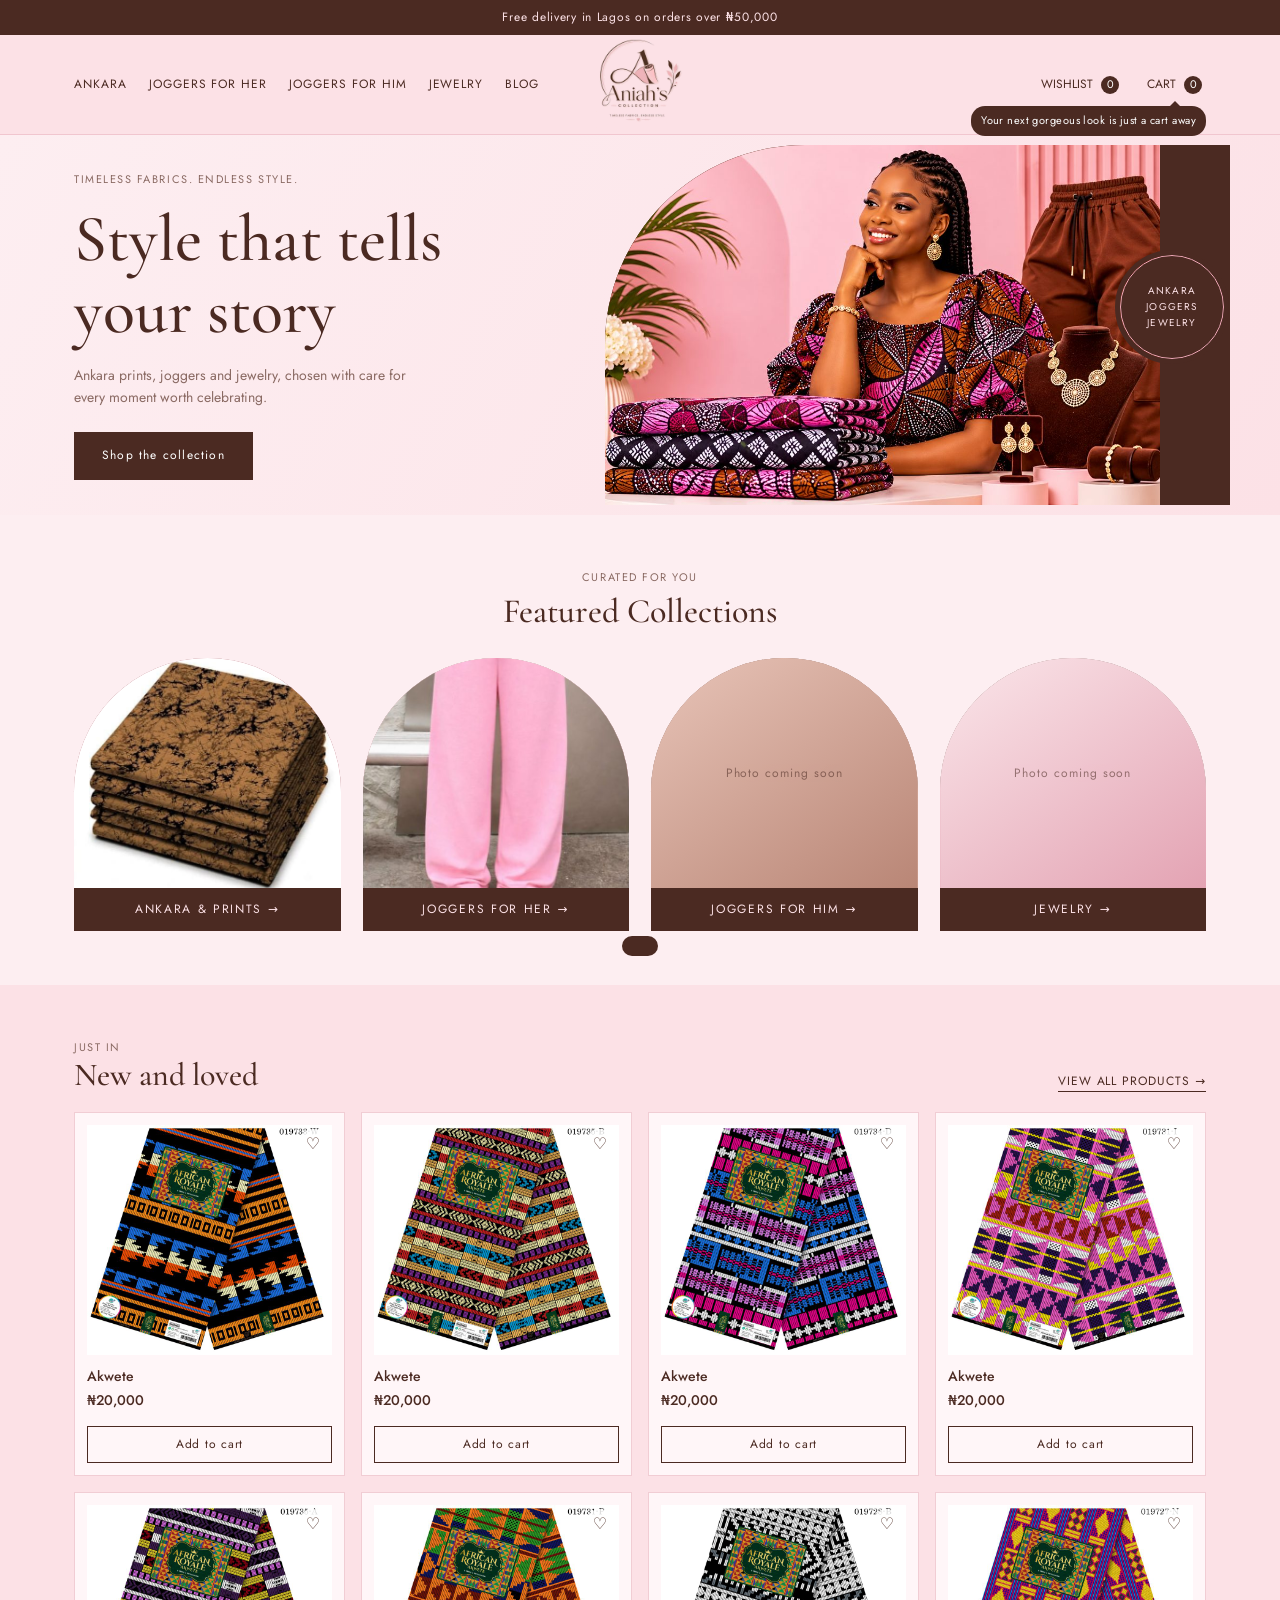
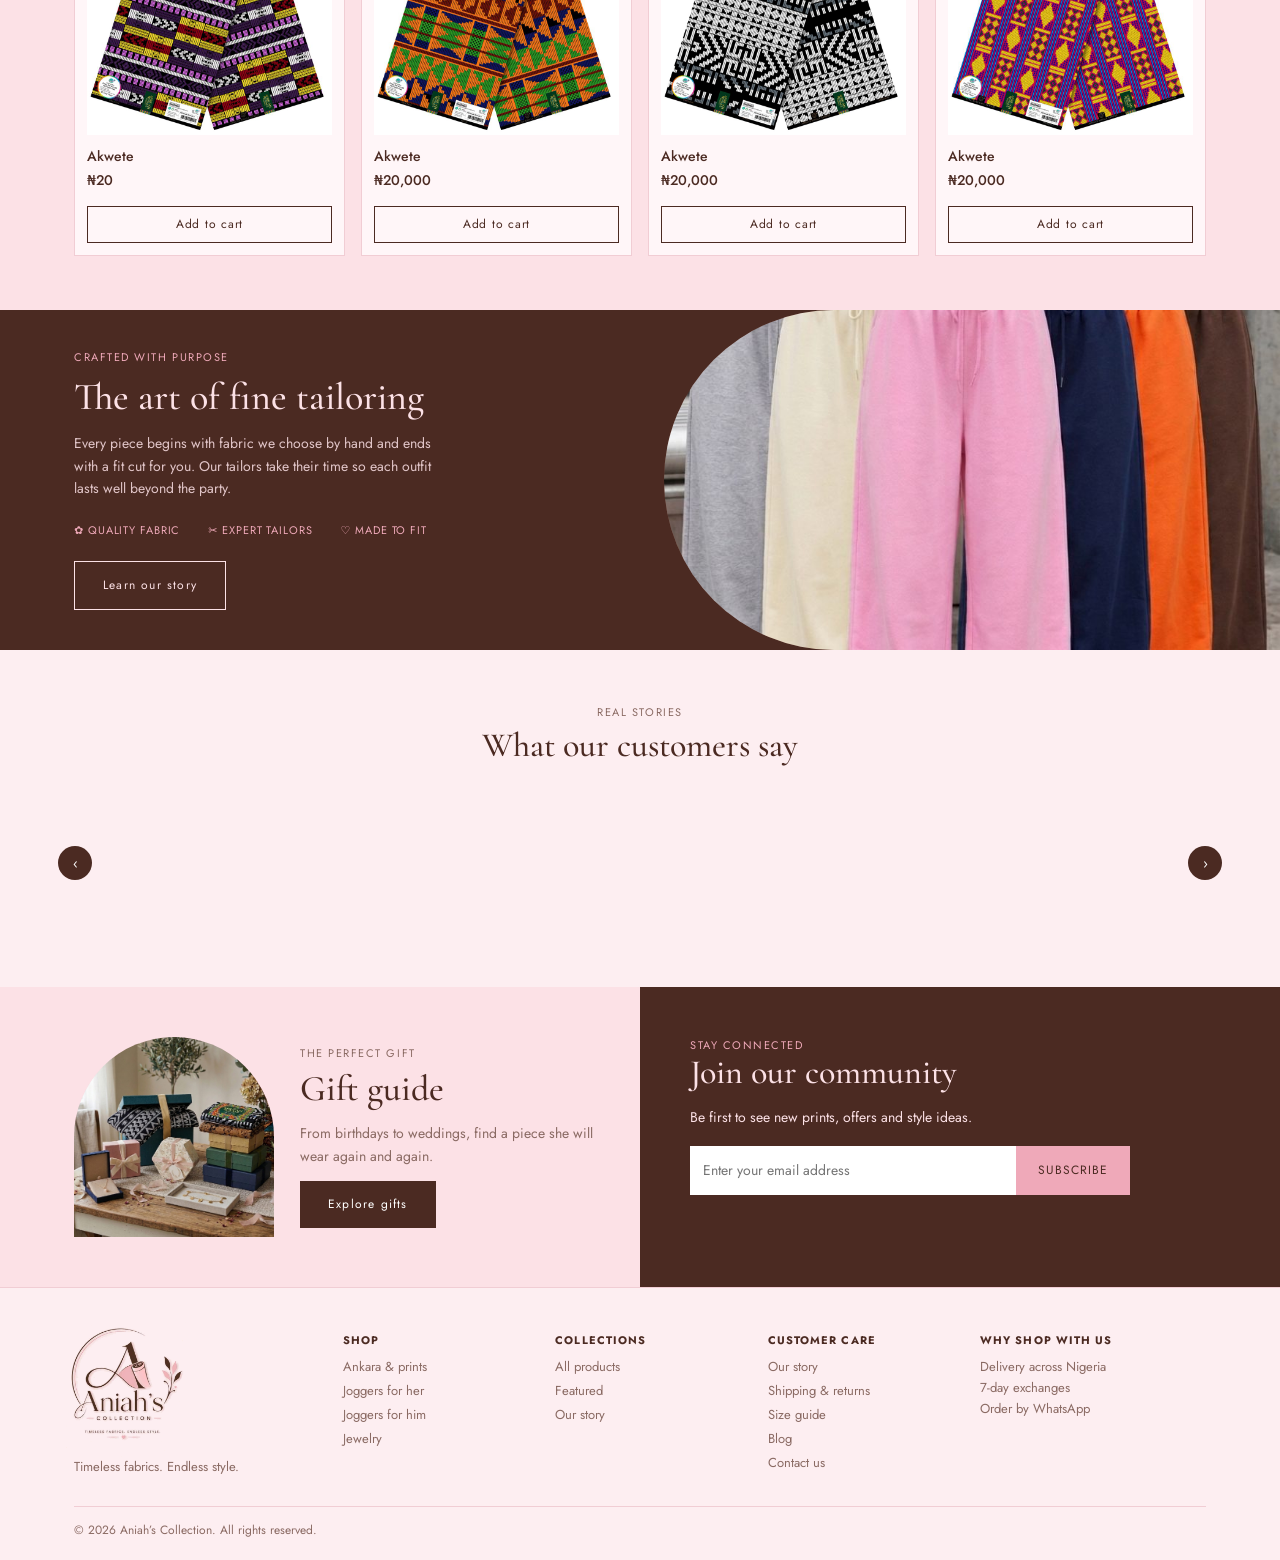
<file: index.html>
<!DOCTYPE html>
<html lang="en">
<head>
<meta charset="utf-8">
<meta name="viewport" content="width=device-width, initial-scale=1, viewport-fit=cover">
<!--seo-->
<title>Aniah’s Collection | Ankara, Joggers &amp; Jewelry in Nigeria</title>
<!--/seo-->
<link rel="preconnect" href="https://fonts.googleapis.com">
<link rel="preconnect" href="https://fonts.gstatic.com" crossorigin>
<link href="https://fonts.googleapis.com/css2?family=Cormorant+Garamond:wght@500;600&family=Jost:wght@400;500&display=swap" rel="stylesheet">
<link rel="stylesheet" href="style.css">
</head>
<body>
<div class="bar">Free delivery in Lagos on orders over ₦50,000</div>
<header><div class="wrap nav">
<nav aria-label="Main"><a href="shop.html?cat=ankara">ANKARA</a><a href="shop.html?cat=joggers-women">JOGGERS FOR HER</a><a href="shop.html?cat=joggers-men">JOGGERS FOR HIM</a><a href="shop.html?cat=jewelry">JEWELRY</a><a href="blog.html">BLOG</a> </nav>
<a class="logo-wrap" href="index.html" aria-label="Aniah’s Collection home"><img class="logo" src="images/logo.png" alt="Aniah’s Collection"></a>
<div class="tools"><button id="wishBtn">WISHLIST <span class="cnt" id="wc">0</span></button><button id="cartBtn" aria-label="Open cart">CART <span class="cnt" id="cc">0</span></button><span class="nudge" id="nudge">Your next gorgeous look is just a cart away</span></div>
</div></header>

<main id="top">
<section class="hero" id="new" style="padding:0"><div class="wrap">
<div><div class="kick">TIMELESS FABRICS. ENDLESS STYLE.</div>
<h1>Style that tells your story</h1>
<p>Ankara prints, joggers and jewelry, chosen with care for every moment worth celebrating.</p>
<p style="margin:0 0 24px"></p><a class="btn" href="shop.html">Shop the collection</a></div>
<div class="art"><div class="slot s1" data-slot="hero"></div><div class="pan"></div><div class="badge">ANKARA<br>JOGGERS<br>JEWELRY</div></div>
</div></section>

<section id="collections"><div class="wrap">
<div class="head"><div class="kick">CURATED FOR YOU</div><h2>Featured collections</h2></div>
<div class="cols">
<div class="col"><div class="slot s1" data-slot="c1"></div><a href="shop.html?cat=ankara">ANKARA &amp; PRINTS →</a></div>
<div class="col"><div class="slot s2" data-slot="c2"></div><a href="shop.html?cat=joggers-women">JOGGERS FOR HER →</a></div>
<div class="col"><div class="slot s3" data-slot="c3"></div><a href="shop.html?cat=joggers-men">JOGGERS FOR HIM →</a></div>
<div class="col"><div class="slot s4" data-slot="c4"></div><a href="shop.html?cat=jewelry">JEWELRY →</a></div>
</div></div></section>

<section class="prods" id="shop"><div class="wrap">
<div class="row"><div><div class="kick">JUST IN</div><h2>New and loved</h2></div><a href="shop.html">VIEW ALL PRODUCTS →</a></div>
<div class="grid" id="grid"></div>
</div></section>

<section class="craft" id="story"><div class="wrap">
<div><div class="kick" style="color:var(--pink)">CRAFTED WITH PURPOSE</div>
<h2>The art of fine tailoring</h2>
<p>Every piece begins with fabric we choose by hand and ends with a fit cut for you. Our tailors take their time so each outfit lasts well beyond the party.</p>
<div class="icons"><span>✿ QUALITY FABRIC</span><span>✂ EXPERT TAILORS</span><span>♡ MADE TO FIT</span></div>
<a class="btn line" href="#story">Learn our story</a></div>
<div class="slot s3" data-slot="craft"></div>
</div></section>

<section><div class="wrap">
<div class="head"><div class="kick">REAL STORIES</div><h2>What our customers say</h2></div>
<div class="slider"><button class="arr l" id="tp" aria-label="Previous">‹</button>
<div class="track" id="track">
<div class="t"><q>“The fabric is rich and the fit was perfect. I got compliments all night.”</q><div class="who"><span class="stars">★★★★★</span> <span>Sophia L.</span></div></div>
<div class="t"><q>“Fast delivery, beautiful packaging, and even prettier in person.”</q><div class="who"><span class="stars">★★★★★</span> <span>Jessica M.</span></div></div>
<div class="t"><q>“My go-to for owambe outfits. Great service every single time.”</q><div class="who"><span class="stars">★★★★★</span> <span>Emily R.</span></div></div>
<div class="t"><q>“They matched my fabric to the exact style I sketched. Love it.”</q><div class="who"><span class="stars">★★★★★</span> <span>Adaeze O.</span></div></div>
<div class="t"><q>“Ordered for my bridal party and every dress arrived on time.”</q><div class="who"><span class="stars">★★★★★</span> <span>Funke A.</span></div></div>
</div><button class="arr r" id="tn" aria-label="Next">›</button></div>
</div></section>

<section class="split" style="padding:0">
<div class="gift"><div class="slot s2" data-slot="gift"></div><div><div class="kick">THE PERFECT GIFT</div><h2>Gift guide</h2><p style="color:var(--mute)">From birthdays to weddings, find a piece she will wear again and again.</p><a class="btn" href="shop.html">Explore gifts</a></div></div>
<div class="news" id="community"><div class="kick" style="color:var(--pink)">STAY CONNECTED</div><h2>Join our community</h2><p>Be first to see new prints, offers and style ideas.</p>
<form id="nf"><input type="email" id="em" placeholder="Enter your email address" aria-label="Email address" required><button>SUBSCRIBE</button></form><div class="msg" id="msg" role="status"></div></div>
</section>
</main>

<footer><div class="wrap">
<div class="fgrid">
<div><img class="logo" src="images/logo.png" alt="Aniah’s Collection" style="width:120px;margin:-10px 0 0 -8px"><div style="color:var(--mute)">Timeless fabrics. Endless style.</div></div>
<div><b>SHOP</b><a href="shop.html?cat=ankara">Ankara &amp; prints</a><a href="shop.html?cat=joggers-women">Joggers for her</a><a href="shop.html?cat=joggers-men">Joggers for him</a><a href="shop.html?cat=jewelry">Jewelry</a></div>
<div><b>COLLECTIONS</b><a href="shop.html">All products</a><a href="#collections">Featured</a><a href="#story">Our story</a></div>
<div><b>CUSTOMER CARE</b><a href="#story">Our story</a><a href="#top">Shipping &amp; returns</a><a href="size-guide.html">Size guide</a><a href="blog.html">Blog</a><a href="#top">Contact us</a></div>
<div><b>WHY SHOP WITH US</b><div style="color:var(--mute)">Delivery across Nigeria<br>7-day exchanges<br>Order by WhatsApp</div></div>
</div>
<div class="copy"><span>© 2026 Aniah’s Collection. All rights reserved.</span></div>
</div></footer>

<div class="shade" id="shade"></div>
<aside class="drawer" id="drawer" aria-label="Shopping cart">
<div class="top"><h2 id="dt">Your cart</h2><button class="x" id="close" aria-label="Close cart">×</button></div>
<div class="items" id="items"></div>
<div class="tot"><span>Total</span><b id="total">₦0</b></div>
<button class="btn" id="checkout">Checkout</button>
</aside>
<div class="toast" id="toast" role="status"></div>
<div class="pop" id="pop" role="status" aria-live="polite"></div>
<input type="file" id="file" accept="image/*" hidden>
<div class="modal" id="co" role="dialog" aria-modal="true" aria-label="Checkout"><div class="mbox">
<button class="x" id="coX" aria-label="Close checkout">×</button>
<ol class="steps"><li id="s0">Size</li><li id="s1" class="on">Delivery details</li><li id="s2">Pay by transfer</li><li id="s3">Confirmation</li></ol>
<div id="fs" class="pane" hidden><h2>Choose your size</h2>
<p class="hint">Waist is the most important measurement. Type your waist and height and we will suggest a size, or pick one from the chart.</p>
<div id="szItems"></div><div id="szCharts"></div>
<p class="hint"><a href="size-guide.html" target="_blank" rel="noopener"><u>Open the full size guide</u></a></p>
<button class="btn" id="szNext" type="button">Continue to delivery</button></div>
<form id="f1" class="pane" hidden><h2>Where should we deliver?</h2>
<label>Full name<input name="name" required autocomplete="name"></label>
<label>Phone / WhatsApp number<input name="phone" type="tel" required autocomplete="tel"></label>
<label>Delivery address<input name="address" required autocomplete="street-address"></label>
<div class="two"><label>City<input name="city" required></label><label>State<input name="state" required></label></div>
<label>Notes (optional)<input name="notes" placeholder="Landmark, size, preferred delivery time"></label>
<button class="btn">Continue to payment</button></form>
<div id="f2" class="pane" hidden><h2>Pay by bank transfer</h2>
<div class="box" id="sum"></div>
<p class="hint">Transfer the exact total to this account, using the narration below.</p>
<div class="box" id="bank"></div>
<p><b>Upload your proof of payment</b></p>
<label class="file">Choose screenshot or receipt<input type="file" id="proofIn" accept="image/*" hidden></label> <span id="pfn" class="hint">No file chosen</span>
<p class="hint" id="sendHint"></p>
<button class="btn" id="send" disabled>Send order and proof</button> <button class="btn line" id="back" type="button">Back</button></div>
<div id="f3" class="pane" hidden><div id="done"></div></div>
</div></div>
<aside class="adm" id="adm" hidden><div class="ah"><b>Owner dashboard</b><button class="x" id="admX" aria-label="Close dashboard">×</button></div>
<form id="pin"><input type="password" id="pinIn" placeholder="Owner PIN" autocomplete="off"><button class="btn">Unlock</button></form>
<div id="tools" hidden>
<div class="atabs" role="tablist"><button data-tab="prod" class="on">Products</button><button data-tab="site">Page</button><button data-tab="blog">Blog</button><button data-tab="size">Sizes</button><button data-tab="seo">SEO</button><button data-tab="pub">Publish</button></div>
<section data-pane="prod"><form id="pf"><input id="pn" placeholder="Product name" required><input id="pp" type="number" min="0" placeholder="Price in ₦" required><select id="pc" aria-label="Category"></select>
<input id="pa" placeholder="Photo description (alt text)"><label class="file">Choose photo<input type="file" id="pi" accept="image/*" hidden></label><span id="pname" class="hint"></span><button class="btn">Save product</button><button class="btn line" id="pcancel" type="button">Clear form</button></form>
<p class="hint">Use Edit or Delete on any product card to change it.</p></section>
<section data-pane="site" hidden><label class="chk"><input type="checkbox" id="editMode"> Edit text on this page</label>
<p class="hint">Turn this on, then click any text on the page (headings, buttons, menu, footer, reviews) and type. Changes apply everywhere that text appears. On the big images use Change photo, Alt text or Remove.</p></section>
<section data-pane="blog" hidden><form id="bf"><input id="bt" placeholder="Post title" required><textarea id="be" rows="2" placeholder="Short summary shown on the blog page"></textarea>
<textarea id="bb" rows="8" placeholder="Write your post. Leave a blank line between paragraphs. Start a line with ## for a heading."></textarea>
<label class="file">Cover photo<input type="file" id="bi" accept="image/*" hidden></label><span id="bname" class="hint"></span><input id="ba" placeholder="Cover photo description (alt text)">
<input id="bmt" placeholder="Meta title (optional)"><textarea id="bmd" rows="2" placeholder="Meta description (optional)"></textarea><input id="bk" placeholder="Keywords, separated by commas"><button class="btn">Save post</button><button class="btn line" id="bcancel" type="button">Clear form</button></form>
<div id="blist"></div></section>
<section data-pane="size" hidden><p class="hint">One size per line: Size, waist range in cm, height range in cm. Example: M, 72-77, 160-170</p>
<label>Joggers for Her<textarea id="szW" rows="7"></textarea></label><label>Joggers for Him<textarea id="szM" rows="7"></textarea></label><button class="btn" id="szSave" type="button">Save size charts</button></section>
<section data-pane="seo" hidden><form onsubmit="return false"><input id="sUrl" placeholder="Website address, e.g. https://aniahscollection.com"><input id="sName" placeholder="Business name"><textarea id="sAbout" rows="2" placeholder="One-sentence description of your business"></textarea>
<select id="sPage" aria-label="Page"><option value="index">Home page</option><option value="shop">Shop page</option><option value="size-guide">Size guide page</option><option value="blog">Blog page</option></select>
<input id="sTitle" placeholder="Meta title"><span class="hint" id="sTc"></span><textarea id="sDesc" rows="3" placeholder="Meta description"></textarea><span class="hint" id="sDc"></span>
<input id="sKey" placeholder="Keywords, separated by commas"><input id="sFocus" placeholder="Focus keyword"><span class="hint" id="sChk"></span><button class="btn" id="seoSave" type="button">Save page SEO</button>
<label class="chk"><input type="checkbox" id="sAuto"> Auto-create sitemap, robots.txt and llms.txt every time I publish</label>
<label>sitemap.xml<textarea id="sMap" rows="4"></textarea></label><label>robots.txt<textarea id="sRobots" rows="3"></textarea></label><label>llms.txt (for AI assistants)<textarea id="sLlms" rows="5"></textarea></label>
<button class="btn line" id="seoGen" type="button">Fill the three files for me</button></form></section>
<section data-pane="pub" hidden><b>Publish to your website</b>
<form id="gh" onsubmit="return false"><input id="ghu" placeholder="GitHub username"><input id="ghr" placeholder="Repository name"><input id="ghb" placeholder="Branch (usually main)"><input id="ght" type="password" placeholder="GitHub token" autocomplete="off"></form>
<button class="btn" id="pub" type="button">Publish to website</button><p class="hint" id="pubmsg" role="status"></p>
<button class="btn line" id="exp" type="button">Download products.js (backup)</button> <button class="btn line" id="rst" type="button">Discard changes</button></section>
</div></aside>

<script src="config.js"></script>
<script src="products.js"></script>
<script src="script.js"></script>
</body>
</html>
</file>
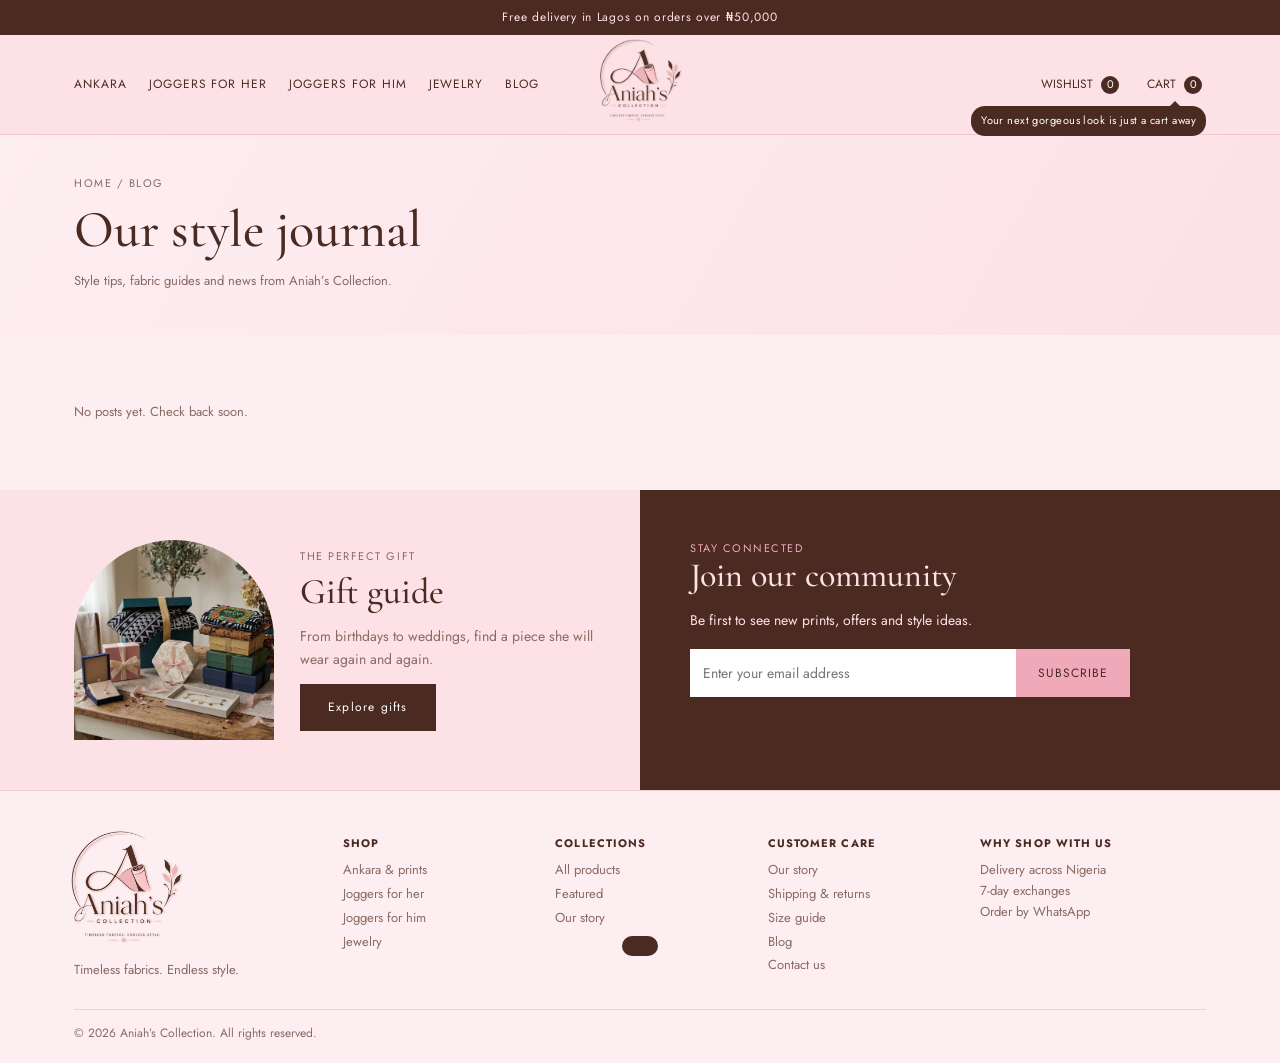
<file: blog.html>
<!DOCTYPE html>
<html lang="en">
<head>
<meta charset="utf-8">
<meta name="viewport" content="width=device-width, initial-scale=1, viewport-fit=cover">
<!--seo-->
<title>Style Journal | Aniah’s Collection</title>
<!--/seo-->
<link rel="preconnect" href="https://fonts.googleapis.com">
<link rel="preconnect" href="https://fonts.gstatic.com" crossorigin>
<link href="https://fonts.googleapis.com/css2?family=Cormorant+Garamond:wght@500;600&family=Jost:wght@400;500&display=swap" rel="stylesheet">
<link rel="stylesheet" href="style.css">
</head>
<body>
<div class="bar">Free delivery in Lagos on orders over ₦50,000</div>
<header><div class="wrap nav">
<nav aria-label="Main"><a href="shop.html?cat=ankara">ANKARA</a><a href="shop.html?cat=joggers-women">JOGGERS FOR HER</a><a href="shop.html?cat=joggers-men">JOGGERS FOR HIM</a><a href="shop.html?cat=jewelry">JEWELRY</a><a href="blog.html">BLOG</a></nav>
<a class="logo-wrap" href="index.html" aria-label="Aniah’s Collection home"><img class="logo" src="images/logo.png" alt="Aniah’s Collection"></a>
<div class="tools"><button id="wishBtn">WISHLIST <span class="cnt" id="wc">0</span></button><button id="cartBtn" aria-label="Open cart">CART <span class="cnt" id="cc">0</span></button><span class="nudge" id="nudge">Your next gorgeous look is just a cart away</span></div>
</div></header>

<main id="top">
<section class="pagehead"><div class="wrap"><div class="kick"><a href="index.html">HOME</a> / BLOG</div><h1>Our style journal</h1><p class="hint">Style tips, fabric guides and news from Aniah’s Collection.</p></div></section>
<section><div class="wrap"><div class="posts" id="posts"></div></div></section>
<section class="split" style="padding:0">
<div class="gift"><div class="slot s2" data-slot="gift"></div><div><div class="kick">THE PERFECT GIFT</div><h2>Gift guide</h2><p style="color:var(--mute)">From birthdays to weddings, find a piece she will wear again and again.</p><a class="btn" href="shop.html">Explore gifts</a></div></div>
<div class="news" id="community"><div class="kick" style="color:var(--pink)">STAY CONNECTED</div><h2>Join our community</h2><p>Be first to see new prints, offers and style ideas.</p>
<form id="nf"><input type="email" id="em" placeholder="Enter your email address" aria-label="Email address" required><button>SUBSCRIBE</button></form><div class="msg" id="msg" role="status"></div></div>
</section>
</main>

<footer><div class="wrap">
<div class="fgrid">
<div><img class="logo" src="images/logo.png" alt="Aniah’s Collection" style="width:120px;margin:-10px 0 0 -8px"><div style="color:var(--mute)">Timeless fabrics. Endless style.</div></div>
<div><b>SHOP</b><a href="shop.html?cat=ankara">Ankara &amp; prints</a><a href="shop.html?cat=joggers-women">Joggers for her</a><a href="shop.html?cat=joggers-men">Joggers for him</a><a href="shop.html?cat=jewelry">Jewelry</a></div>
<div><b>COLLECTIONS</b><a href="shop.html">All products</a><a href="index.html#collections">Featured</a><a href="index.html#story">Our story</a></div>
<div><b>CUSTOMER CARE</b><a href="index.html#story">Our story</a><a href="#top">Shipping &amp; returns</a><a href="size-guide.html">Size guide</a><a href="blog.html">Blog</a><a href="#top">Contact us</a></div>
<div><b>WHY SHOP WITH US</b><div style="color:var(--mute)">Delivery across Nigeria<br>7-day exchanges<br>Order by WhatsApp</div></div>
</div>
<div class="copy"><span>© 2026 Aniah’s Collection. All rights reserved.</span></div>
</div></footer>

<div class="shade" id="shade"></div>
<aside class="drawer" id="drawer" aria-label="Shopping cart">
<div class="top"><h2 id="dt">Your cart</h2><button class="x" id="close" aria-label="Close cart">×</button></div>
<div class="items" id="items"></div>
<div class="tot"><span>Total</span><b id="total">₦0</b></div>
<button class="btn" id="checkout">Checkout</button>
</aside>
<div class="toast" id="toast" role="status"></div>
<div class="pop" id="pop" role="status" aria-live="polite"></div>
<input type="file" id="file" accept="image/*" hidden>
<div class="modal" id="co" role="dialog" aria-modal="true" aria-label="Checkout"><div class="mbox">
<button class="x" id="coX" aria-label="Close checkout">×</button>
<ol class="steps"><li id="s0">Size</li><li id="s1" class="on">Delivery details</li><li id="s2">Pay by transfer</li><li id="s3">Confirmation</li></ol>
<div id="fs" class="pane" hidden><h2>Choose your size</h2>
<p class="hint">Waist is the most important measurement. Type your waist and height and we will suggest a size, or pick one from the chart.</p>
<div id="szItems"></div><div id="szCharts"></div>
<p class="hint"><a href="size-guide.html" target="_blank" rel="noopener"><u>Open the full size guide</u></a></p>
<button class="btn" id="szNext" type="button">Continue to delivery</button></div>
<form id="f1" class="pane" hidden><h2>Where should we deliver?</h2>
<label>Full name<input name="name" required autocomplete="name"></label>
<label>Phone / WhatsApp number<input name="phone" type="tel" required autocomplete="tel"></label>
<label>Delivery address<input name="address" required autocomplete="street-address"></label>
<div class="two"><label>City<input name="city" required></label><label>State<input name="state" required></label></div>
<label>Notes (optional)<input name="notes" placeholder="Landmark, size, preferred delivery time"></label>
<button class="btn">Continue to payment</button></form>
<div id="f2" class="pane" hidden><h2>Pay by bank transfer</h2>
<div class="box" id="sum"></div>
<p class="hint">Transfer the exact total to this account, using the narration below.</p>
<div class="box" id="bank"></div>
<p><b>Upload your proof of payment</b></p>
<label class="file">Choose screenshot or receipt<input type="file" id="proofIn" accept="image/*" hidden></label> <span id="pfn" class="hint">No file chosen</span>
<p class="hint" id="sendHint"></p>
<button class="btn" id="send" disabled>Send order and proof</button> <button class="btn line" id="back" type="button">Back</button></div>
<div id="f3" class="pane" hidden><div id="done"></div></div>
</div></div>
<aside class="adm" id="adm" hidden><div class="ah"><b>Owner dashboard</b><button class="x" id="admX" aria-label="Close dashboard">×</button></div>
<form id="pin"><input type="password" id="pinIn" placeholder="Owner PIN" autocomplete="off"><button class="btn">Unlock</button></form>
<div id="tools" hidden>
<div class="atabs" role="tablist"><button data-tab="prod" class="on">Products</button><button data-tab="site">Page</button><button data-tab="blog">Blog</button><button data-tab="size">Sizes</button><button data-tab="seo">SEO</button><button data-tab="pub">Publish</button></div>
<section data-pane="prod"><form id="pf"><input id="pn" placeholder="Product name" required><input id="pp" type="number" min="0" placeholder="Price in ₦" required><select id="pc" aria-label="Category"></select>
<input id="pa" placeholder="Photo description (alt text)"><label class="file">Choose photo<input type="file" id="pi" accept="image/*" hidden></label><span id="pname" class="hint"></span><button class="btn">Save product</button><button class="btn line" id="pcancel" type="button">Clear form</button></form>
<p class="hint">Use Edit or Delete on any product card to change it.</p></section>
<section data-pane="site" hidden><label class="chk"><input type="checkbox" id="editMode"> Edit text on this page</label>
<p class="hint">Turn this on, then click any text on the page (headings, buttons, menu, footer, reviews) and type. Changes apply everywhere that text appears. On the big images use Change photo, Alt text or Remove.</p></section>
<section data-pane="blog" hidden><form id="bf"><input id="bt" placeholder="Post title" required><textarea id="be" rows="2" placeholder="Short summary shown on the blog page"></textarea>
<textarea id="bb" rows="8" placeholder="Write your post. Leave a blank line between paragraphs. Start a line with ## for a heading."></textarea>
<label class="file">Cover photo<input type="file" id="bi" accept="image/*" hidden></label><span id="bname" class="hint"></span><input id="ba" placeholder="Cover photo description (alt text)">
<input id="bmt" placeholder="Meta title (optional)"><textarea id="bmd" rows="2" placeholder="Meta description (optional)"></textarea><input id="bk" placeholder="Keywords, separated by commas"><button class="btn">Save post</button><button class="btn line" id="bcancel" type="button">Clear form</button></form>
<div id="blist"></div></section>
<section data-pane="size" hidden><p class="hint">One size per line: Size, waist range in cm, height range in cm. Example: M, 72-77, 160-170</p>
<label>Joggers for Her<textarea id="szW" rows="7"></textarea></label><label>Joggers for Him<textarea id="szM" rows="7"></textarea></label><button class="btn" id="szSave" type="button">Save size charts</button></section>
<section data-pane="seo" hidden><form onsubmit="return false"><input id="sUrl" placeholder="Website address, e.g. https://aniahscollection.com"><input id="sName" placeholder="Business name"><textarea id="sAbout" rows="2" placeholder="One-sentence description of your business"></textarea>
<select id="sPage" aria-label="Page"><option value="index">Home page</option><option value="shop">Shop page</option><option value="size-guide">Size guide page</option><option value="blog">Blog page</option></select>
<input id="sTitle" placeholder="Meta title"><span class="hint" id="sTc"></span><textarea id="sDesc" rows="3" placeholder="Meta description"></textarea><span class="hint" id="sDc"></span>
<input id="sKey" placeholder="Keywords, separated by commas"><input id="sFocus" placeholder="Focus keyword"><span class="hint" id="sChk"></span><button class="btn" id="seoSave" type="button">Save page SEO</button>
<label class="chk"><input type="checkbox" id="sAuto"> Auto-create sitemap, robots.txt and llms.txt every time I publish</label>
<label>sitemap.xml<textarea id="sMap" rows="4"></textarea></label><label>robots.txt<textarea id="sRobots" rows="3"></textarea></label><label>llms.txt (for AI assistants)<textarea id="sLlms" rows="5"></textarea></label>
<button class="btn line" id="seoGen" type="button">Fill the three files for me</button></form></section>
<section data-pane="pub" hidden><b>Publish to your website</b>
<form id="gh" onsubmit="return false"><input id="ghu" placeholder="GitHub username"><input id="ghr" placeholder="Repository name"><input id="ghb" placeholder="Branch (usually main)"><input id="ght" type="password" placeholder="GitHub token" autocomplete="off"></form>
<button class="btn" id="pub" type="button">Publish to website</button><p class="hint" id="pubmsg" role="status"></p>
<button class="btn line" id="exp" type="button">Download products.js (backup)</button> <button class="btn line" id="rst" type="button">Discard changes</button></section>
</div></aside>

<script src="config.js"></script>
<script src="products.js"></script>
<script src="script.js"></script>
</body>
</html>
</file>
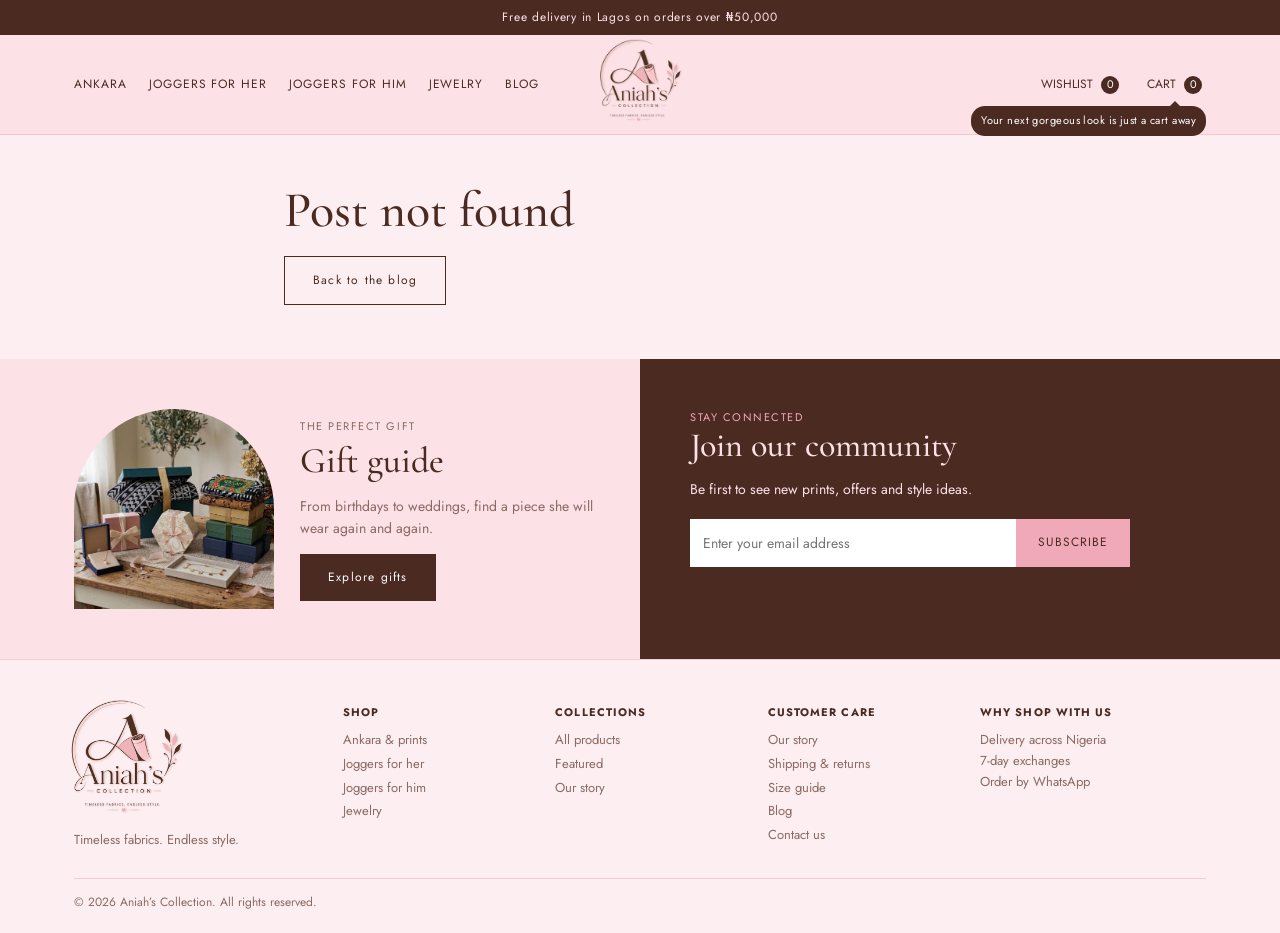
<file: post.html>
<!DOCTYPE html>
<html lang="en">
<head>
<meta charset="utf-8">
<meta name="viewport" content="width=device-width, initial-scale=1, viewport-fit=cover">
<!--seo-->
<title>Aniah’s Collection Blog</title>
<!--/seo-->
<link rel="preconnect" href="https://fonts.googleapis.com">
<link rel="preconnect" href="https://fonts.gstatic.com" crossorigin>
<link href="https://fonts.googleapis.com/css2?family=Cormorant+Garamond:wght@500;600&family=Jost:wght@400;500&display=swap" rel="stylesheet">
<link rel="stylesheet" href="style.css">
</head>
<body>
<div class="bar">Free delivery in Lagos on orders over ₦50,000</div>
<header><div class="wrap nav">
<nav aria-label="Main"><a href="shop.html?cat=ankara">ANKARA</a><a href="shop.html?cat=joggers-women">JOGGERS FOR HER</a><a href="shop.html?cat=joggers-men">JOGGERS FOR HIM</a><a href="shop.html?cat=jewelry">JEWELRY</a><a href="blog.html">BLOG</a></nav>
<a class="logo-wrap" href="index.html" aria-label="Aniah’s Collection home"><img class="logo" src="images/logo.png" alt="Aniah’s Collection"></a>
<div class="tools"><button id="wishBtn">WISHLIST <span class="cnt" id="wc">0</span></button><button id="cartBtn" aria-label="Open cart">CART <span class="cnt" id="cc">0</span></button><span class="nudge" id="nudge">Your next gorgeous look is just a cart away</span></div>
</div></header>

<main id="top">
<article class="post wrap" id="post"><!--post-->
<!--/post--></article>
<section class="split" style="padding:0">
<div class="gift"><div class="slot s2" data-slot="gift"></div><div><div class="kick">THE PERFECT GIFT</div><h2>Gift guide</h2><p style="color:var(--mute)">From birthdays to weddings, find a piece she will wear again and again.</p><a class="btn" href="shop.html">Explore gifts</a></div></div>
<div class="news" id="community"><div class="kick" style="color:var(--pink)">STAY CONNECTED</div><h2>Join our community</h2><p>Be first to see new prints, offers and style ideas.</p>
<form id="nf"><input type="email" id="em" placeholder="Enter your email address" aria-label="Email address" required><button>SUBSCRIBE</button></form><div class="msg" id="msg" role="status"></div></div>
</section>
</main>

<footer><div class="wrap">
<div class="fgrid">
<div><img class="logo" src="images/logo.png" alt="Aniah’s Collection" style="width:120px;margin:-10px 0 0 -8px"><div style="color:var(--mute)">Timeless fabrics. Endless style.</div></div>
<div><b>SHOP</b><a href="shop.html?cat=ankara">Ankara &amp; prints</a><a href="shop.html?cat=joggers-women">Joggers for her</a><a href="shop.html?cat=joggers-men">Joggers for him</a><a href="shop.html?cat=jewelry">Jewelry</a></div>
<div><b>COLLECTIONS</b><a href="shop.html">All products</a><a href="index.html#collections">Featured</a><a href="index.html#story">Our story</a></div>
<div><b>CUSTOMER CARE</b><a href="index.html#story">Our story</a><a href="#top">Shipping &amp; returns</a><a href="size-guide.html">Size guide</a><a href="blog.html">Blog</a><a href="#top">Contact us</a></div>
<div><b>WHY SHOP WITH US</b><div style="color:var(--mute)">Delivery across Nigeria<br>7-day exchanges<br>Order by WhatsApp</div></div>
</div>
<div class="copy"><span>© 2026 Aniah’s Collection. All rights reserved.</span></div>
</div></footer>

<div class="shade" id="shade"></div>
<aside class="drawer" id="drawer" aria-label="Shopping cart">
<div class="top"><h2 id="dt">Your cart</h2><button class="x" id="close" aria-label="Close cart">×</button></div>
<div class="items" id="items"></div>
<div class="tot"><span>Total</span><b id="total">₦0</b></div>
<button class="btn" id="checkout">Checkout</button>
</aside>
<div class="toast" id="toast" role="status"></div>
<div class="pop" id="pop" role="status" aria-live="polite"></div>
<input type="file" id="file" accept="image/*" hidden>
<div class="modal" id="co" role="dialog" aria-modal="true" aria-label="Checkout"><div class="mbox">
<button class="x" id="coX" aria-label="Close checkout">×</button>
<ol class="steps"><li id="s0">Size</li><li id="s1" class="on">Delivery details</li><li id="s2">Pay by transfer</li><li id="s3">Confirmation</li></ol>
<div id="fs" class="pane" hidden><h2>Choose your size</h2>
<p class="hint">Waist is the most important measurement. Type your waist and height and we will suggest a size, or pick one from the chart.</p>
<div id="szItems"></div><div id="szCharts"></div>
<p class="hint"><a href="size-guide.html" target="_blank" rel="noopener"><u>Open the full size guide</u></a></p>
<button class="btn" id="szNext" type="button">Continue to delivery</button></div>
<form id="f1" class="pane" hidden><h2>Where should we deliver?</h2>
<label>Full name<input name="name" required autocomplete="name"></label>
<label>Phone / WhatsApp number<input name="phone" type="tel" required autocomplete="tel"></label>
<label>Delivery address<input name="address" required autocomplete="street-address"></label>
<div class="two"><label>City<input name="city" required></label><label>State<input name="state" required></label></div>
<label>Notes (optional)<input name="notes" placeholder="Landmark, size, preferred delivery time"></label>
<button class="btn">Continue to payment</button></form>
<div id="f2" class="pane" hidden><h2>Pay by bank transfer</h2>
<div class="box" id="sum"></div>
<p class="hint">Transfer the exact total to this account, using the narration below.</p>
<div class="box" id="bank"></div>
<p><b>Upload your proof of payment</b></p>
<label class="file">Choose screenshot or receipt<input type="file" id="proofIn" accept="image/*" hidden></label> <span id="pfn" class="hint">No file chosen</span>
<p class="hint" id="sendHint"></p>
<button class="btn" id="send" disabled>Send order and proof</button> <button class="btn line" id="back" type="button">Back</button></div>
<div id="f3" class="pane" hidden><div id="done"></div></div>
</div></div>
<aside class="adm" id="adm" hidden><div class="ah"><b>Owner dashboard</b><button class="x" id="admX" aria-label="Close dashboard">×</button></div>
<form id="pin"><input type="password" id="pinIn" placeholder="Owner PIN" autocomplete="off"><button class="btn">Unlock</button></form>
<div id="tools" hidden>
<div class="atabs" role="tablist"><button data-tab="prod" class="on">Products</button><button data-tab="site">Page</button><button data-tab="blog">Blog</button><button data-tab="size">Sizes</button><button data-tab="seo">SEO</button><button data-tab="pub">Publish</button></div>
<section data-pane="prod"><form id="pf"><input id="pn" placeholder="Product name" required><input id="pp" type="number" min="0" placeholder="Price in ₦" required><select id="pc" aria-label="Category"></select>
<input id="pa" placeholder="Photo description (alt text)"><label class="file">Choose photo<input type="file" id="pi" accept="image/*" hidden></label><span id="pname" class="hint"></span><button class="btn">Save product</button><button class="btn line" id="pcancel" type="button">Clear form</button></form>
<p class="hint">Use Edit or Delete on any product card to change it.</p></section>
<section data-pane="site" hidden><label class="chk"><input type="checkbox" id="editMode"> Edit text on this page</label>
<p class="hint">Turn this on, then click any text on the page (headings, buttons, menu, footer, reviews) and type. Changes apply everywhere that text appears. On the big images use Change photo, Alt text or Remove.</p></section>
<section data-pane="blog" hidden><form id="bf"><input id="bt" placeholder="Post title" required><textarea id="be" rows="2" placeholder="Short summary shown on the blog page"></textarea>
<textarea id="bb" rows="8" placeholder="Write your post. Leave a blank line between paragraphs. Start a line with ## for a heading."></textarea>
<label class="file">Cover photo<input type="file" id="bi" accept="image/*" hidden></label><span id="bname" class="hint"></span><input id="ba" placeholder="Cover photo description (alt text)">
<input id="bmt" placeholder="Meta title (optional)"><textarea id="bmd" rows="2" placeholder="Meta description (optional)"></textarea><input id="bk" placeholder="Keywords, separated by commas"><button class="btn">Save post</button><button class="btn line" id="bcancel" type="button">Clear form</button></form>
<div id="blist"></div></section>
<section data-pane="size" hidden><p class="hint">One size per line: Size, waist range in cm, height range in cm. Example: M, 72-77, 160-170</p>
<label>Joggers for Her<textarea id="szW" rows="7"></textarea></label><label>Joggers for Him<textarea id="szM" rows="7"></textarea></label><button class="btn" id="szSave" type="button">Save size charts</button></section>
<section data-pane="seo" hidden><form onsubmit="return false"><input id="sUrl" placeholder="Website address, e.g. https://aniahscollection.com"><input id="sName" placeholder="Business name"><textarea id="sAbout" rows="2" placeholder="One-sentence description of your business"></textarea>
<select id="sPage" aria-label="Page"><option value="index">Home page</option><option value="shop">Shop page</option><option value="size-guide">Size guide page</option><option value="blog">Blog page</option></select>
<input id="sTitle" placeholder="Meta title"><span class="hint" id="sTc"></span><textarea id="sDesc" rows="3" placeholder="Meta description"></textarea><span class="hint" id="sDc"></span>
<input id="sKey" placeholder="Keywords, separated by commas"><input id="sFocus" placeholder="Focus keyword"><span class="hint" id="sChk"></span><button class="btn" id="seoSave" type="button">Save page SEO</button>
<label class="chk"><input type="checkbox" id="sAuto"> Auto-create sitemap, robots.txt and llms.txt every time I publish</label>
<label>sitemap.xml<textarea id="sMap" rows="4"></textarea></label><label>robots.txt<textarea id="sRobots" rows="3"></textarea></label><label>llms.txt (for AI assistants)<textarea id="sLlms" rows="5"></textarea></label>
<button class="btn line" id="seoGen" type="button">Fill the three files for me</button></form></section>
<section data-pane="pub" hidden><b>Publish to your website</b>
<form id="gh" onsubmit="return false"><input id="ghu" placeholder="GitHub username"><input id="ghr" placeholder="Repository name"><input id="ghb" placeholder="Branch (usually main)"><input id="ght" type="password" placeholder="GitHub token" autocomplete="off"></form>
<button class="btn" id="pub" type="button">Publish to website</button><p class="hint" id="pubmsg" role="status"></p>
<button class="btn line" id="exp" type="button">Download products.js (backup)</button> <button class="btn line" id="rst" type="button">Discard changes</button></section>
</div></aside>

<script src="config.js"></script>
<script src="products.js"></script>
<script src="script.js"></script>
</body>
</html>
</file>
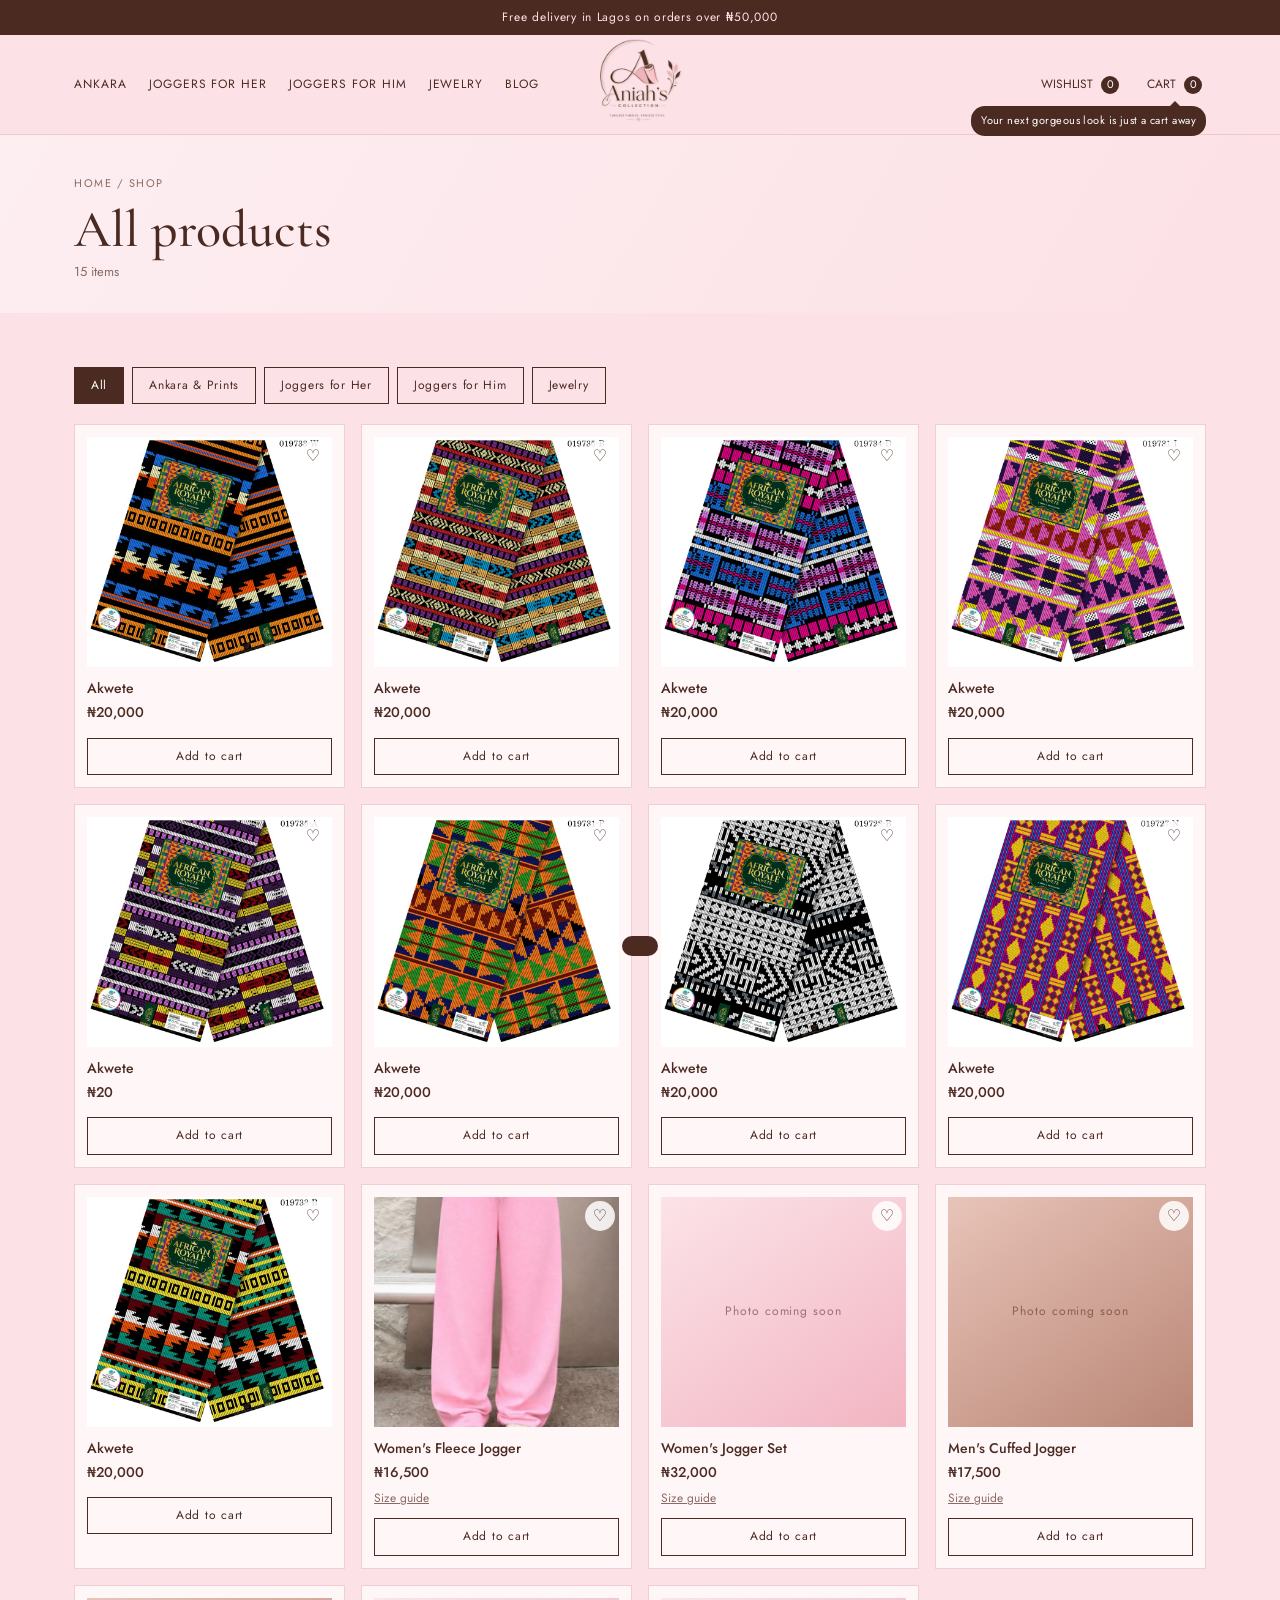
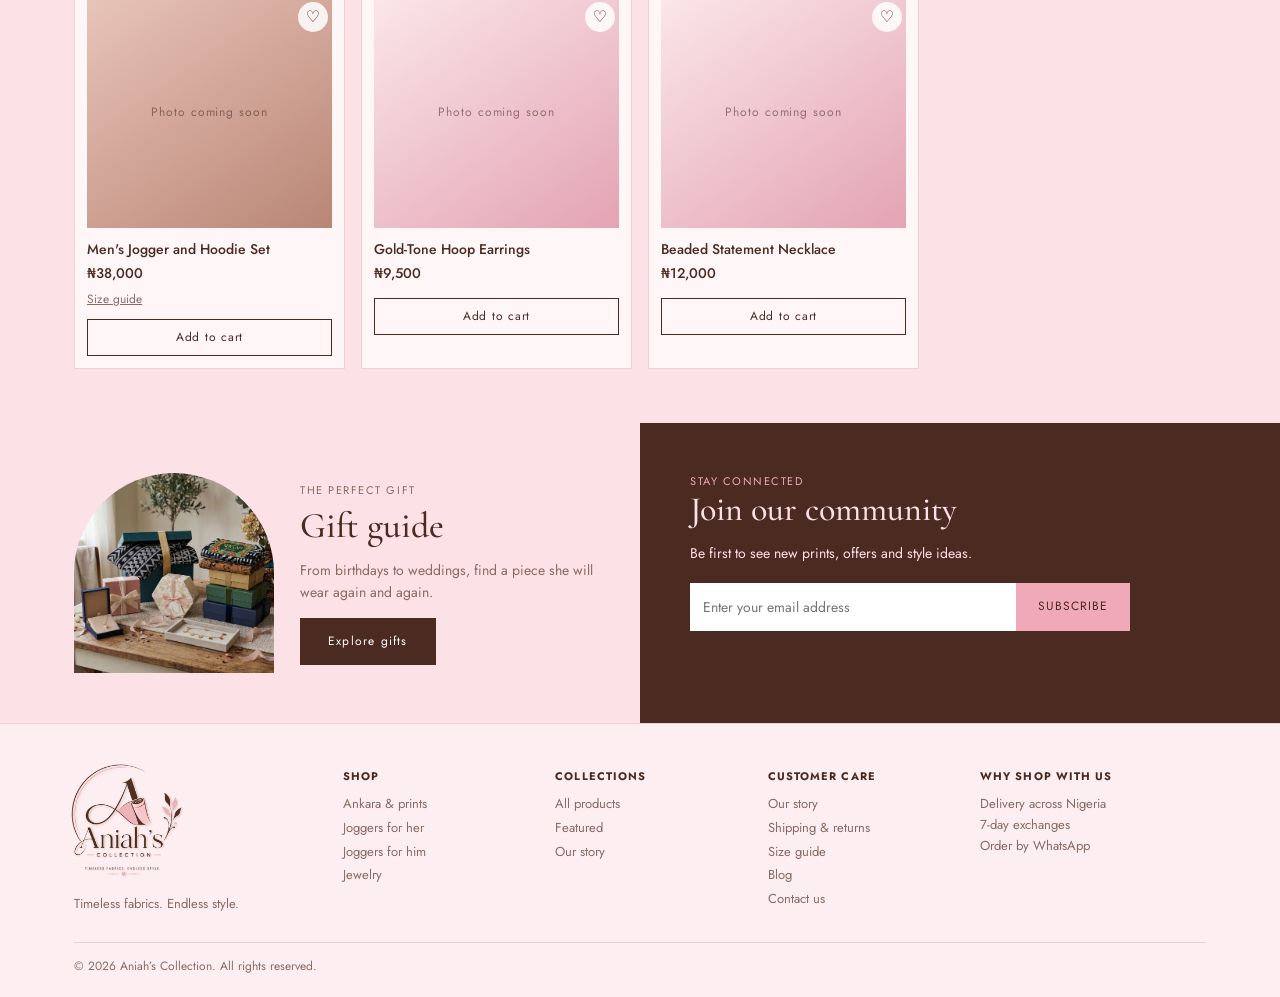
<file: shop.html>
<!DOCTYPE html>
<html lang="en">
<head>
<meta charset="utf-8">
<meta name="viewport" content="width=device-width, initial-scale=1, viewport-fit=cover">
<!--seo-->
<title>Shop | Aniah’s Collection</title>
<!--/seo-->
<link rel="preconnect" href="https://fonts.googleapis.com">
<link rel="preconnect" href="https://fonts.gstatic.com" crossorigin>
<link href="https://fonts.googleapis.com/css2?family=Cormorant+Garamond:wght@500;600&family=Jost:wght@400;500&display=swap" rel="stylesheet">
<link rel="stylesheet" href="style.css">
</head>
<body>
<div class="bar">Free delivery in Lagos on orders over ₦50,000</div>
<header><div class="wrap nav">
<nav aria-label="Main"><a href="shop.html?cat=ankara">ANKARA</a><a href="shop.html?cat=joggers-women">JOGGERS FOR HER</a><a href="shop.html?cat=joggers-men">JOGGERS FOR HIM</a><a href="shop.html?cat=jewelry">JEWELRY</a><a href="blog.html">BLOG</a></nav>
<a class="logo-wrap" href="index.html" aria-label="Aniah’s Collection home"><img class="logo" src="images/logo.png" alt="Aniah’s Collection"></a>
<div class="tools"><button id="wishBtn">WISHLIST <span class="cnt" id="wc">0</span></button><button id="cartBtn" aria-label="Open cart">CART <span class="cnt" id="cc">0</span></button><span class="nudge" id="nudge">Your next gorgeous look is just a cart away</span></div>
</div></header>

<main id="top">
<section class="pagehead"><div class="wrap"><div class="kick"><a href="index.html">HOME</a> / SHOP</div><h1 id="catTitle">All products</h1><div class="hint" id="catSub"></div></div></section>
<section class="prods"><div class="wrap"><div class="tabs" id="tabs" role="group" aria-label="Filter by category"></div><div class="grid" id="grid"></div></div></section>
<section class="split" style="padding:0">
<div class="gift"><div class="slot s2" data-slot="gift"></div><div><div class="kick">THE PERFECT GIFT</div><h2>Gift guide</h2><p style="color:var(--mute)">From birthdays to weddings, find a piece she will wear again and again.</p><a class="btn" href="shop.html">Explore gifts</a></div></div>
<div class="news" id="community"><div class="kick" style="color:var(--pink)">STAY CONNECTED</div><h2>Join our community</h2><p>Be first to see new prints, offers and style ideas.</p>
<form id="nf"><input type="email" id="em" placeholder="Enter your email address" aria-label="Email address" required><button>SUBSCRIBE</button></form><div class="msg" id="msg" role="status"></div></div>
</section>
</main>

<footer><div class="wrap">
<div class="fgrid">
<div><img class="logo" src="images/logo.png" alt="Aniah’s Collection" style="width:120px;margin:-10px 0 0 -8px"><div style="color:var(--mute)">Timeless fabrics. Endless style.</div></div>
<div><b>SHOP</b><a href="shop.html?cat=ankara">Ankara &amp; prints</a><a href="shop.html?cat=joggers-women">Joggers for her</a><a href="shop.html?cat=joggers-men">Joggers for him</a><a href="shop.html?cat=jewelry">Jewelry</a></div>
<div><b>COLLECTIONS</b><a href="shop.html">All products</a><a href="index.html#collections">Featured</a><a href="index.html#story">Our story</a></div>
<div><b>CUSTOMER CARE</b><a href="index.html#story">Our story</a><a href="#top">Shipping &amp; returns</a><a href="size-guide.html">Size guide</a><a href="blog.html">Blog</a><a href="#top">Contact us</a></div>
<div><b>WHY SHOP WITH US</b><div style="color:var(--mute)">Delivery across Nigeria<br>7-day exchanges<br>Order by WhatsApp</div></div>
</div>
<div class="copy"><span>© 2026 Aniah’s Collection. All rights reserved.</span></div>
</div></footer>

<div class="shade" id="shade"></div>
<aside class="drawer" id="drawer" aria-label="Shopping cart">
<div class="top"><h2 id="dt">Your cart</h2><button class="x" id="close" aria-label="Close cart">×</button></div>
<div class="items" id="items"></div>
<div class="tot"><span>Total</span><b id="total">₦0</b></div>
<button class="btn" id="checkout">Checkout</button>
</aside>
<div class="toast" id="toast" role="status"></div>
<div class="pop" id="pop" role="status" aria-live="polite"></div>
<input type="file" id="file" accept="image/*" hidden>
<div class="modal" id="co" role="dialog" aria-modal="true" aria-label="Checkout"><div class="mbox">
<button class="x" id="coX" aria-label="Close checkout">×</button>
<ol class="steps"><li id="s0">Size</li><li id="s1" class="on">Delivery details</li><li id="s2">Pay by transfer</li><li id="s3">Confirmation</li></ol>
<div id="fs" class="pane" hidden><h2>Choose your size</h2>
<p class="hint">Waist is the most important measurement. Type your waist and height and we will suggest a size, or pick one from the chart.</p>
<div id="szItems"></div><div id="szCharts"></div>
<p class="hint"><a href="size-guide.html" target="_blank" rel="noopener"><u>Open the full size guide</u></a></p>
<button class="btn" id="szNext" type="button">Continue to delivery</button></div>
<form id="f1" class="pane" hidden><h2>Where should we deliver?</h2>
<label>Full name<input name="name" required autocomplete="name"></label>
<label>Phone / WhatsApp number<input name="phone" type="tel" required autocomplete="tel"></label>
<label>Delivery address<input name="address" required autocomplete="street-address"></label>
<div class="two"><label>City<input name="city" required></label><label>State<input name="state" required></label></div>
<label>Notes (optional)<input name="notes" placeholder="Landmark, size, preferred delivery time"></label>
<button class="btn">Continue to payment</button></form>
<div id="f2" class="pane" hidden><h2>Pay by bank transfer</h2>
<div class="box" id="sum"></div>
<p class="hint">Transfer the exact total to this account, using the narration below.</p>
<div class="box" id="bank"></div>
<p><b>Upload your proof of payment</b></p>
<label class="file">Choose screenshot or receipt<input type="file" id="proofIn" accept="image/*" hidden></label> <span id="pfn" class="hint">No file chosen</span>
<p class="hint" id="sendHint"></p>
<button class="btn" id="send" disabled>Send order and proof</button> <button class="btn line" id="back" type="button">Back</button></div>
<div id="f3" class="pane" hidden><div id="done"></div></div>
</div></div>
<aside class="adm" id="adm" hidden><div class="ah"><b>Owner dashboard</b><button class="x" id="admX" aria-label="Close dashboard">×</button></div>
<form id="pin"><input type="password" id="pinIn" placeholder="Owner PIN" autocomplete="off"><button class="btn">Unlock</button></form>
<div id="tools" hidden>
<div class="atabs" role="tablist"><button data-tab="prod" class="on">Products</button><button data-tab="site">Page</button><button data-tab="blog">Blog</button><button data-tab="size">Sizes</button><button data-tab="seo">SEO</button><button data-tab="pub">Publish</button></div>
<section data-pane="prod"><form id="pf"><input id="pn" placeholder="Product name" required><input id="pp" type="number" min="0" placeholder="Price in ₦" required><select id="pc" aria-label="Category"></select>
<input id="pa" placeholder="Photo description (alt text)"><label class="file">Choose photo<input type="file" id="pi" accept="image/*" hidden></label><span id="pname" class="hint"></span><button class="btn">Save product</button><button class="btn line" id="pcancel" type="button">Clear form</button></form>
<p class="hint">Use Edit or Delete on any product card to change it.</p></section>
<section data-pane="site" hidden><label class="chk"><input type="checkbox" id="editMode"> Edit text on this page</label>
<p class="hint">Turn this on, then click any text on the page (headings, buttons, menu, footer, reviews) and type. Changes apply everywhere that text appears. On the big images use Change photo, Alt text or Remove.</p></section>
<section data-pane="blog" hidden><form id="bf"><input id="bt" placeholder="Post title" required><textarea id="be" rows="2" placeholder="Short summary shown on the blog page"></textarea>
<textarea id="bb" rows="8" placeholder="Write your post. Leave a blank line between paragraphs. Start a line with ## for a heading."></textarea>
<label class="file">Cover photo<input type="file" id="bi" accept="image/*" hidden></label><span id="bname" class="hint"></span><input id="ba" placeholder="Cover photo description (alt text)">
<input id="bmt" placeholder="Meta title (optional)"><textarea id="bmd" rows="2" placeholder="Meta description (optional)"></textarea><input id="bk" placeholder="Keywords, separated by commas"><button class="btn">Save post</button><button class="btn line" id="bcancel" type="button">Clear form</button></form>
<div id="blist"></div></section>
<section data-pane="size" hidden><p class="hint">One size per line: Size, waist range in cm, height range in cm. Example: M, 72-77, 160-170</p>
<label>Joggers for Her<textarea id="szW" rows="7"></textarea></label><label>Joggers for Him<textarea id="szM" rows="7"></textarea></label><button class="btn" id="szSave" type="button">Save size charts</button></section>
<section data-pane="seo" hidden><form onsubmit="return false"><input id="sUrl" placeholder="Website address, e.g. https://aniahscollection.com"><input id="sName" placeholder="Business name"><textarea id="sAbout" rows="2" placeholder="One-sentence description of your business"></textarea>
<select id="sPage" aria-label="Page"><option value="index">Home page</option><option value="shop">Shop page</option><option value="size-guide">Size guide page</option><option value="blog">Blog page</option></select>
<input id="sTitle" placeholder="Meta title"><span class="hint" id="sTc"></span><textarea id="sDesc" rows="3" placeholder="Meta description"></textarea><span class="hint" id="sDc"></span>
<input id="sKey" placeholder="Keywords, separated by commas"><input id="sFocus" placeholder="Focus keyword"><span class="hint" id="sChk"></span><button class="btn" id="seoSave" type="button">Save page SEO</button>
<label class="chk"><input type="checkbox" id="sAuto"> Auto-create sitemap, robots.txt and llms.txt every time I publish</label>
<label>sitemap.xml<textarea id="sMap" rows="4"></textarea></label><label>robots.txt<textarea id="sRobots" rows="3"></textarea></label><label>llms.txt (for AI assistants)<textarea id="sLlms" rows="5"></textarea></label>
<button class="btn line" id="seoGen" type="button">Fill the three files for me</button></form></section>
<section data-pane="pub" hidden><b>Publish to your website</b>
<form id="gh" onsubmit="return false"><input id="ghu" placeholder="GitHub username"><input id="ghr" placeholder="Repository name"><input id="ghb" placeholder="Branch (usually main)"><input id="ght" type="password" placeholder="GitHub token" autocomplete="off"></form>
<button class="btn" id="pub" type="button">Publish to website</button><p class="hint" id="pubmsg" role="status"></p>
<button class="btn line" id="exp" type="button">Download products.js (backup)</button> <button class="btn line" id="rst" type="button">Discard changes</button></section>
</div></aside>

<script src="config.js"></script>
<script src="products.js"></script>
<script src="script.js"></script>
</body>
</html>
</file>
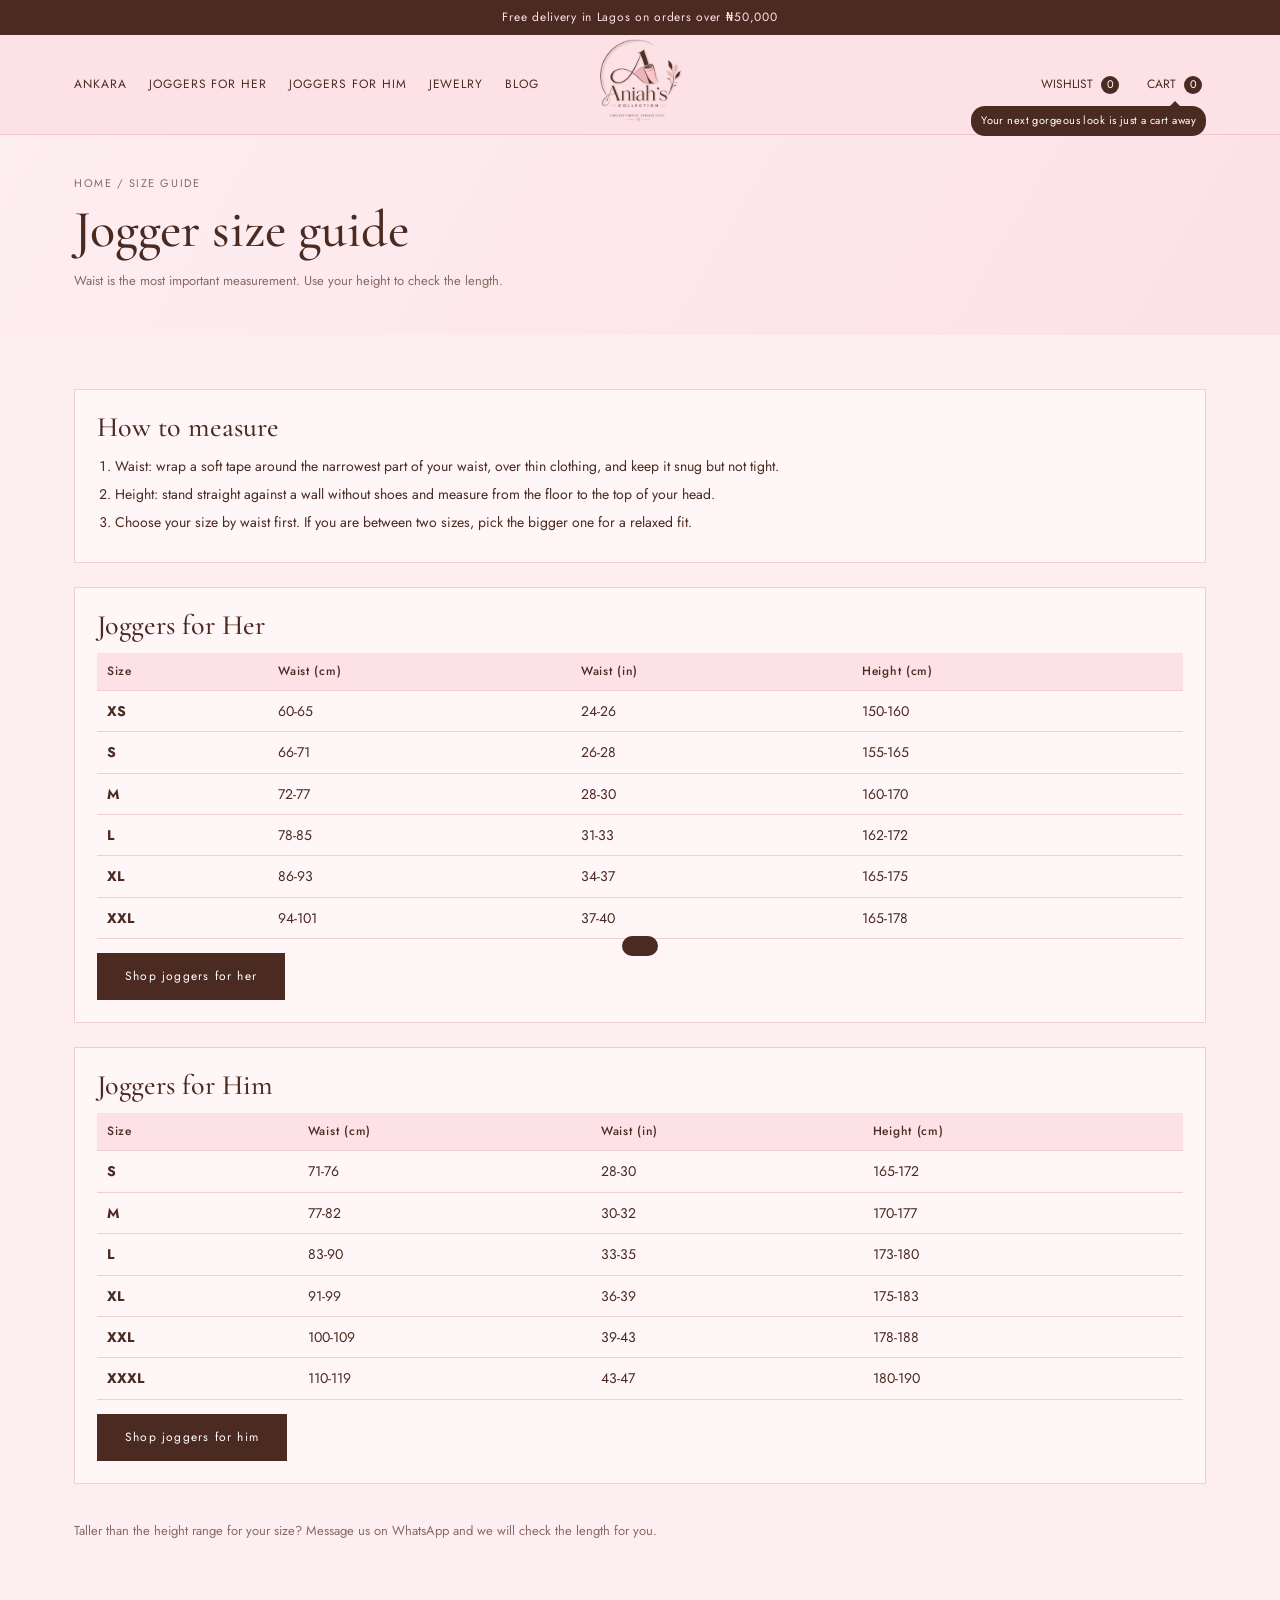
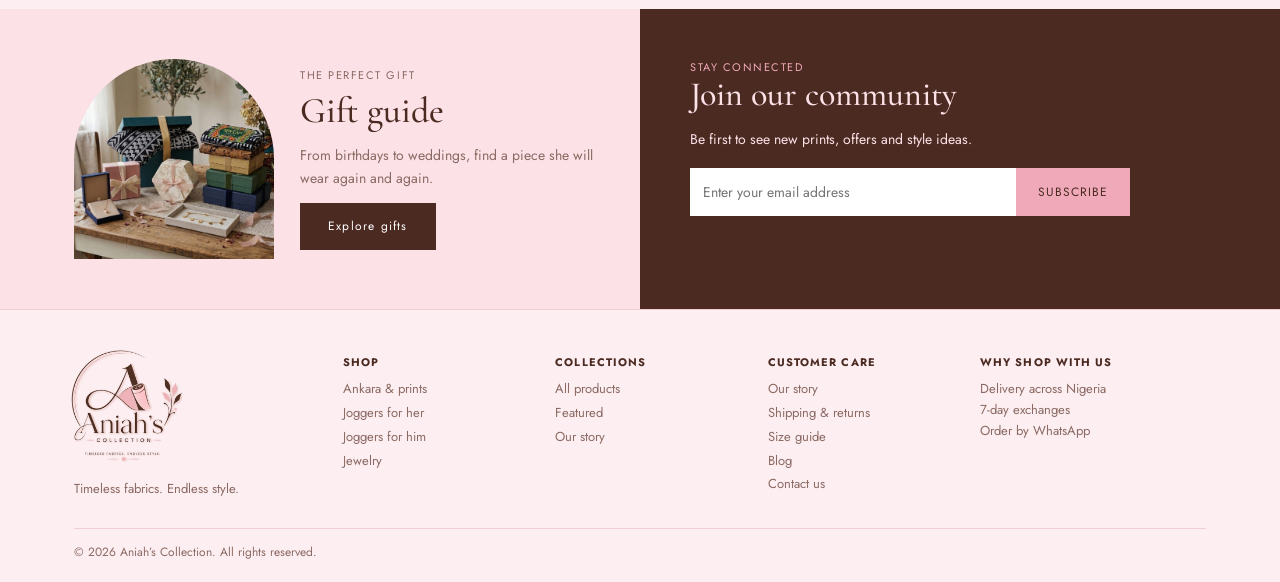
<file: size-guide.html>
<!DOCTYPE html>
<html lang="en">
<head>
<meta charset="utf-8">
<meta name="viewport" content="width=device-width, initial-scale=1, viewport-fit=cover">
<!--seo-->
<title>Jogger Size Guide for Men &amp; Women | Aniah’s Collection</title>
<!--/seo-->
<link rel="preconnect" href="https://fonts.googleapis.com">
<link rel="preconnect" href="https://fonts.gstatic.com" crossorigin>
<link href="https://fonts.googleapis.com/css2?family=Cormorant+Garamond:wght@500;600&family=Jost:wght@400;500&display=swap" rel="stylesheet">
<link rel="stylesheet" href="style.css">
</head>
<body>
<div class="bar">Free delivery in Lagos on orders over ₦50,000</div>
<header><div class="wrap nav">
<nav aria-label="Main"><a href="shop.html?cat=ankara">ANKARA</a><a href="shop.html?cat=joggers-women">JOGGERS FOR HER</a><a href="shop.html?cat=joggers-men">JOGGERS FOR HIM</a><a href="shop.html?cat=jewelry">JEWELRY</a><a href="blog.html">BLOG</a></nav>
<a class="logo-wrap" href="index.html" aria-label="Aniah’s Collection home"><img class="logo" src="images/logo.png" alt="Aniah’s Collection"></a>
<div class="tools"><button id="wishBtn">WISHLIST <span class="cnt" id="wc">0</span></button><button id="cartBtn" aria-label="Open cart">CART <span class="cnt" id="cc">0</span></button><span class="nudge" id="nudge">Your next gorgeous look is just a cart away</span></div>
</div></header>

<main id="top">
<section class="pagehead"><div class="wrap"><div class="kick"><a href="index.html">HOME</a> / SIZE GUIDE</div><h1>Jogger size guide</h1><p class="hint">Waist is the most important measurement. Use your height to check the length.</p></div></section>
<section><div class="wrap sg">
<div class="sgbox"><h2>How to measure</h2><ol><li>Waist: wrap a soft tape around the narrowest part of your waist, over thin clothing, and keep it snug but not tight.</li><li>Height: stand straight against a wall without shoes and measure from the floor to the top of your head.</li><li>Choose your size by waist first. If you are between two sizes, pick the bigger one for a relaxed fit.</li></ol></div>
<div class="sgbox"><h2>Joggers for Her</h2><div class="tw"><table id="sgWomen"></table></div><a class="btn" href="shop.html?cat=joggers-women">Shop joggers for her</a></div>
<div class="sgbox"><h2>Joggers for Him</h2><div class="tw"><table id="sgMen"></table></div><a class="btn" href="shop.html?cat=joggers-men">Shop joggers for him</a></div>
<p class="hint">Taller than the height range for your size? Message us on WhatsApp and we will check the length for you.</p>
</div></section>
<section class="split" style="padding:0">
<div class="gift"><div class="slot s2" data-slot="gift"></div><div><div class="kick">THE PERFECT GIFT</div><h2>Gift guide</h2><p style="color:var(--mute)">From birthdays to weddings, find a piece she will wear again and again.</p><a class="btn" href="shop.html">Explore gifts</a></div></div>
<div class="news" id="community"><div class="kick" style="color:var(--pink)">STAY CONNECTED</div><h2>Join our community</h2><p>Be first to see new prints, offers and style ideas.</p>
<form id="nf"><input type="email" id="em" placeholder="Enter your email address" aria-label="Email address" required><button>SUBSCRIBE</button></form><div class="msg" id="msg" role="status"></div></div>
</section>
</main>

<footer><div class="wrap">
<div class="fgrid">
<div><img class="logo" src="images/logo.png" alt="Aniah’s Collection" style="width:120px;margin:-10px 0 0 -8px"><div style="color:var(--mute)">Timeless fabrics. Endless style.</div></div>
<div><b>SHOP</b><a href="shop.html?cat=ankara">Ankara &amp; prints</a><a href="shop.html?cat=joggers-women">Joggers for her</a><a href="shop.html?cat=joggers-men">Joggers for him</a><a href="shop.html?cat=jewelry">Jewelry</a></div>
<div><b>COLLECTIONS</b><a href="shop.html">All products</a><a href="index.html#collections">Featured</a><a href="index.html#story">Our story</a></div>
<div><b>CUSTOMER CARE</b><a href="index.html#story">Our story</a><a href="#top">Shipping &amp; returns</a><a href="size-guide.html">Size guide</a><a href="blog.html">Blog</a><a href="#top">Contact us</a></div>
<div><b>WHY SHOP WITH US</b><div style="color:var(--mute)">Delivery across Nigeria<br>7-day exchanges<br>Order by WhatsApp</div></div>
</div>
<div class="copy"><span>© 2026 Aniah’s Collection. All rights reserved.</span></div>
</div></footer>

<div class="shade" id="shade"></div>
<aside class="drawer" id="drawer" aria-label="Shopping cart">
<div class="top"><h2 id="dt">Your cart</h2><button class="x" id="close" aria-label="Close cart">×</button></div>
<div class="items" id="items"></div>
<div class="tot"><span>Total</span><b id="total">₦0</b></div>
<button class="btn" id="checkout">Checkout</button>
</aside>
<div class="toast" id="toast" role="status"></div>
<div class="pop" id="pop" role="status" aria-live="polite"></div>
<input type="file" id="file" accept="image/*" hidden>
<div class="modal" id="co" role="dialog" aria-modal="true" aria-label="Checkout"><div class="mbox">
<button class="x" id="coX" aria-label="Close checkout">×</button>
<ol class="steps"><li id="s0">Size</li><li id="s1" class="on">Delivery details</li><li id="s2">Pay by transfer</li><li id="s3">Confirmation</li></ol>
<div id="fs" class="pane" hidden><h2>Choose your size</h2>
<p class="hint">Waist is the most important measurement. Type your waist and height and we will suggest a size, or pick one from the chart.</p>
<div id="szItems"></div><div id="szCharts"></div>
<p class="hint"><a href="size-guide.html" target="_blank" rel="noopener"><u>Open the full size guide</u></a></p>
<button class="btn" id="szNext" type="button">Continue to delivery</button></div>
<form id="f1" class="pane" hidden><h2>Where should we deliver?</h2>
<label>Full name<input name="name" required autocomplete="name"></label>
<label>Phone / WhatsApp number<input name="phone" type="tel" required autocomplete="tel"></label>
<label>Delivery address<input name="address" required autocomplete="street-address"></label>
<div class="two"><label>City<input name="city" required></label><label>State<input name="state" required></label></div>
<label>Notes (optional)<input name="notes" placeholder="Landmark, size, preferred delivery time"></label>
<button class="btn">Continue to payment</button></form>
<div id="f2" class="pane" hidden><h2>Pay by bank transfer</h2>
<div class="box" id="sum"></div>
<p class="hint">Transfer the exact total to this account, using the narration below.</p>
<div class="box" id="bank"></div>
<p><b>Upload your proof of payment</b></p>
<label class="file">Choose screenshot or receipt<input type="file" id="proofIn" accept="image/*" hidden></label> <span id="pfn" class="hint">No file chosen</span>
<p class="hint" id="sendHint"></p>
<button class="btn" id="send" disabled>Send order and proof</button> <button class="btn line" id="back" type="button">Back</button></div>
<div id="f3" class="pane" hidden><div id="done"></div></div>
</div></div>
<aside class="adm" id="adm" hidden><div class="ah"><b>Owner dashboard</b><button class="x" id="admX" aria-label="Close dashboard">×</button></div>
<form id="pin"><input type="password" id="pinIn" placeholder="Owner PIN" autocomplete="off"><button class="btn">Unlock</button></form>
<div id="tools" hidden>
<div class="atabs" role="tablist"><button data-tab="prod" class="on">Products</button><button data-tab="site">Page</button><button data-tab="blog">Blog</button><button data-tab="size">Sizes</button><button data-tab="seo">SEO</button><button data-tab="pub">Publish</button></div>
<section data-pane="prod"><form id="pf"><input id="pn" placeholder="Product name" required><input id="pp" type="number" min="0" placeholder="Price in ₦" required><select id="pc" aria-label="Category"></select>
<input id="pa" placeholder="Photo description (alt text)"><label class="file">Choose photo<input type="file" id="pi" accept="image/*" hidden></label><span id="pname" class="hint"></span><button class="btn">Save product</button><button class="btn line" id="pcancel" type="button">Clear form</button></form>
<p class="hint">Use Edit or Delete on any product card to change it.</p></section>
<section data-pane="site" hidden><label class="chk"><input type="checkbox" id="editMode"> Edit text on this page</label>
<p class="hint">Turn this on, then click any text on the page (headings, buttons, menu, footer, reviews) and type. Changes apply everywhere that text appears. On the big images use Change photo, Alt text or Remove.</p></section>
<section data-pane="blog" hidden><form id="bf"><input id="bt" placeholder="Post title" required><textarea id="be" rows="2" placeholder="Short summary shown on the blog page"></textarea>
<textarea id="bb" rows="8" placeholder="Write your post. Leave a blank line between paragraphs. Start a line with ## for a heading."></textarea>
<label class="file">Cover photo<input type="file" id="bi" accept="image/*" hidden></label><span id="bname" class="hint"></span><input id="ba" placeholder="Cover photo description (alt text)">
<input id="bmt" placeholder="Meta title (optional)"><textarea id="bmd" rows="2" placeholder="Meta description (optional)"></textarea><input id="bk" placeholder="Keywords, separated by commas"><button class="btn">Save post</button><button class="btn line" id="bcancel" type="button">Clear form</button></form>
<div id="blist"></div></section>
<section data-pane="size" hidden><p class="hint">One size per line: Size, waist range in cm, height range in cm. Example: M, 72-77, 160-170</p>
<label>Joggers for Her<textarea id="szW" rows="7"></textarea></label><label>Joggers for Him<textarea id="szM" rows="7"></textarea></label><button class="btn" id="szSave" type="button">Save size charts</button></section>
<section data-pane="seo" hidden><form onsubmit="return false"><input id="sUrl" placeholder="Website address, e.g. https://aniahscollection.com"><input id="sName" placeholder="Business name"><textarea id="sAbout" rows="2" placeholder="One-sentence description of your business"></textarea>
<select id="sPage" aria-label="Page"><option value="index">Home page</option><option value="shop">Shop page</option><option value="size-guide">Size guide page</option><option value="blog">Blog page</option></select>
<input id="sTitle" placeholder="Meta title"><span class="hint" id="sTc"></span><textarea id="sDesc" rows="3" placeholder="Meta description"></textarea><span class="hint" id="sDc"></span>
<input id="sKey" placeholder="Keywords, separated by commas"><input id="sFocus" placeholder="Focus keyword"><span class="hint" id="sChk"></span><button class="btn" id="seoSave" type="button">Save page SEO</button>
<label class="chk"><input type="checkbox" id="sAuto"> Auto-create sitemap, robots.txt and llms.txt every time I publish</label>
<label>sitemap.xml<textarea id="sMap" rows="4"></textarea></label><label>robots.txt<textarea id="sRobots" rows="3"></textarea></label><label>llms.txt (for AI assistants)<textarea id="sLlms" rows="5"></textarea></label>
<button class="btn line" id="seoGen" type="button">Fill the three files for me</button></form></section>
<section data-pane="pub" hidden><b>Publish to your website</b>
<form id="gh" onsubmit="return false"><input id="ghu" placeholder="GitHub username"><input id="ghr" placeholder="Repository name"><input id="ghb" placeholder="Branch (usually main)"><input id="ght" type="password" placeholder="GitHub token" autocomplete="off"></form>
<button class="btn" id="pub" type="button">Publish to website</button><p class="hint" id="pubmsg" role="status"></p>
<button class="btn line" id="exp" type="button">Download products.js (backup)</button> <button class="btn line" id="rst" type="button">Discard changes</button></section>
</div></aside>

<script src="config.js"></script>
<script src="products.js"></script>
<script src="script.js"></script>
</body>
</html>
</file>
<file: style.css>
/* BRAND COLOURS — change these 5 lines to re-colour the whole site */
:root{--bg:#FCE1E6;--soft:#FDEEF1;--card:#FFF6F8;--pink:#EFA9B9;--brown:#4B2A22;--ink:#4B2A22;--mute:#8A6A63;
color-scheme:light;box-sizing:border-box;padding-top:env(safe-area-inset-top,0px);padding-bottom:env(safe-area-inset-bottom,0px)}
html{scroll-padding-top:env(safe-area-inset-top,0px);scroll-behavior:smooth}
*,*::before,*::after{box-sizing:inherit}
body{margin:0;background:var(--soft);color:var(--ink);font:400 14px/1.6 Jost,system-ui,sans-serif}
h1,h2,h3{font-family:'Cormorant Garamond',Georgia,serif;font-weight:500;margin:0;line-height:1.1}
a{color:inherit;text-decoration:none}button{font:inherit;color:inherit;cursor:pointer}
:focus-visible{outline:2px solid var(--brown);outline-offset:2px}
.wrap{max-width:1180px;margin:0 auto;padding:0 24px}
.bar{background:var(--brown);color:var(--bg);text-align:center;font-size:12px;letter-spacing:.06em;padding:8px}
header{background:var(--bg);position:sticky;top:0;z-index:20;border-bottom:1px solid #f1c6cf}
.nav{display:grid;grid-template-columns:1fr auto 1fr;align-items:center;min-height:84px}
.nav nav{display:flex;gap:22px;font-size:12px;letter-spacing:.08em}
.logo{width:88px;height:auto;display:block}
.tools{display:flex;gap:20px;justify-content:flex-end;font-size:12px}
.tools button{background:none;border:0;padding:4px}
.cnt{display:inline-block;min-width:18px;text-align:center;background:var(--brown);color:#fff;border-radius:9px;font-size:11px;margin-left:4px}
.btn{display:inline-block;background:var(--brown);color:#fff;border:0;padding:14px 28px;font-size:12px;letter-spacing:.1em}
.btn.pink{background:var(--pink);color:var(--brown)}
.btn.line{background:none;border:1px solid currentColor;color:inherit}
/* image slots */
.slot{position:relative;overflow:hidden;background-size:cover;background-position:center;
background-image:radial-gradient(circle at 50% 50%,var(--b) 0 18%,transparent 19% 100%),radial-gradient(circle at 0 0,var(--c) 0 30%,transparent 31%),repeating-radial-gradient(circle at 100% 100%,var(--a) 0 12px,var(--b) 12px 24px);background-color:var(--a);background-size:60px 60px,60px 60px,auto}
.slot.has{background-size:cover!important}
.slot .up{position:absolute;right:10px;bottom:10px;background:rgba(255,255,255,.92);border:0;border-radius:20px;padding:6px 12px;font-size:11px;opacity:.9}
.s1{--a:#F4B9C6;--b:#4B2A22;--c:#FBE0E5}.s2{--a:#EFA9B9;--b:#FFF6F8;--c:#4B2A22}.s3{--a:#6B3F33;--b:#EFA9B9;--c:#FBE0E5}.s4{--a:#FBE0E5;--b:#C9788C;--c:#4B2A22}
/* hero */
.hero{background:linear-gradient(120deg,var(--soft),var(--bg));overflow:hidden}
.hero .wrap{display:grid;grid-template-columns:1fr 1.2fr;align-items:center;gap:30px;min-height:380px}
.kick{font-size:11px;letter-spacing:.14em;color:var(--mute)}
.hero h1{font-size:clamp(40px,6vw,66px);margin:14px 0 16px}
.hero p{max-width:340px;color:var(--mute)}
.hero .art{position:relative;height:360px;margin-right:-24px;border-radius:200px 0 0 0;overflow:hidden;display:grid;grid-template-columns:1fr 70px}
.hero .art .slot{height:100%}.hero .art .pan{background:var(--brown)}
.badge{position:absolute;right:6px;top:110px;width:104px;height:104px;border-radius:50%;background:var(--brown);color:var(--bg);display:grid;place-items:center;text-align:center;font-size:10px;letter-spacing:.12em;border:1px solid var(--pink);outline:5px solid var(--brown)}
section{padding:54px 0}
.head{text-align:center;margin-bottom:28px}.head h2{font-size:34px;margin-top:6px}
.cols{display:grid;grid-template-columns:repeat(4,1fr);gap:22px}
.col{border-radius:150px 150px 0 0;overflow:hidden;background:var(--brown)}
.col .slot{height:230px}.col a{display:block;text-align:center;color:var(--bg);padding:12px;font-size:12px;letter-spacing:.14em}
.prods{background:var(--bg)}
.row{display:flex;justify-content:space-between;align-items:end;margin-bottom:20px}.row h2{font-size:32px}
.grid{display:grid;grid-template-columns:repeat(5,1fr);gap:16px}
.p{background:var(--card);border:1px solid #f1cdd4;padding:12px;position:relative;display:flex;flex-direction:column}
.p .slot{height:170px;margin-bottom:12px}
.p h3{font:500 14px/1.3 Jost,sans-serif}.price{font-weight:500;margin:4px 0}
.stars{color:#C9788C;font-size:12px}.stars small{color:var(--mute)}
.p .add{margin-top:10px;background:none;border:1px solid var(--brown);padding:8px;font-size:12px;letter-spacing:.06em}
.p .add:hover{background:var(--brown);color:#fff}
.heart{position:absolute;right:16px;top:16px;z-index:2;background:rgba(255,255,255,.85);border:0;border-radius:50%;width:30px;height:30px;font-size:16px;line-height:1}
.heart.on{color:#d1405f}
.craft{background:var(--brown);color:var(--bg);padding:0}
.craft .wrap{display:grid;grid-template-columns:1fr 1.1fr;align-items:center;gap:30px;padding-right:0;max-width:none;padding-left:max(24px,calc((100vw - 1180px)/2 + 24px))}
.craft h2{font-size:38px;margin:10px 0 14px}.craft p{max-width:380px;opacity:.85}
.icons{display:flex;gap:28px;margin:22px 0;font-size:11px;letter-spacing:.08em;color:var(--pink)}
.craft .slot{height:100%;min-height:340px;border-radius:200px 0 0 200px}
.slider{position:relative}.track{display:flex;gap:20px;overflow:hidden;scroll-behavior:smooth}
.t{flex:0 0 calc((100% - 40px)/3);background:var(--card);border:1px solid #f1cdd4;padding:22px;min-height:140px}
.t q{display:block;font:500 20px/1.35 'Cormorant Garamond',serif;quotes:none;margin-bottom:14px}
.arr{position:absolute;top:50%;transform:translateY(-50%);background:var(--brown);color:#fff;border:0;width:34px;height:34px;border-radius:50%}
.arr.l{left:-16px}.arr.r{right:-16px}
.split{display:grid;grid-template-columns:1fr 1fr;padding:0}
.gift{background:var(--bg);padding:50px 40px 50px max(24px,calc((100vw - 1180px)/2 + 24px));display:flex;align-items:center;gap:26px}
.gift .slot{width:200px;height:200px;flex:none;border-radius:100px 100px 0 0}
.gift h2{font-size:36px;margin:6px 0 8px}
.news{background:var(--brown);color:var(--bg);padding:50px max(24px,calc((100vw - 1180px)/2 + 24px)) 50px 50px}
.news h2{font-size:34px;margin-bottom:8px}
.news form{display:flex;margin:18px 0 10px;max-width:440px}
.news input{flex:1;min-width:0;border:0;padding:13px;font:inherit}
.news button{border:0;background:var(--pink);color:var(--brown);padding:0 22px;letter-spacing:.08em;font-size:12px}
.msg{min-height:20px;color:var(--pink)}
footer{background:var(--soft);padding:44px 0 20px;border-top:1px solid #f1cdd4}
.fgrid{display:grid;grid-template-columns:1.3fr 1fr 1fr 1fr 1.2fr;gap:24px;font-size:13px}
.fgrid b{display:block;margin-bottom:8px;letter-spacing:.1em;font-size:11px}.fgrid a{display:block;color:var(--mute);margin:3px 0}
.copy{margin-top:28px;padding-top:14px;border-top:1px solid #f1cdd4;font-size:12px;color:var(--mute);display:flex;justify-content:space-between}
/* cart drawer */
.shade{position:fixed;inset:0;background:rgba(75,42,34,.45);opacity:0;pointer-events:none;transition:.25s;z-index:40}
.shade.on{opacity:1;pointer-events:auto}
.drawer{position:fixed;top:0;bottom:0;right:0;width:min(400px,100%);background:var(--card);z-index:50;transform:translateX(100%);transition:.3s;display:flex;flex-direction:column;padding:20px;padding-top:calc(20px + env(safe-area-inset-top,0px));padding-bottom:calc(20px + env(safe-area-inset-bottom,0px))}
.drawer.on{transform:none}
.drawer .top{display:flex;justify-content:space-between;align-items:center}.drawer h2{font-size:28px}
.items{flex:1;overflow:auto;margin:14px 0}
.it{display:flex;gap:12px;align-items:center;padding:10px 0;border-bottom:1px solid #f1cdd4}
.it .th{width:54px;height:54px;flex:none}.it .nm{flex:1;font-size:13px}
.q{display:flex;align-items:center;gap:8px}.q button{width:24px;height:24px;border:1px solid var(--brown);background:none;border-radius:50%;line-height:1}
.tot{display:flex;justify-content:space-between;font-size:18px;margin-bottom:12px}
.x{background:none;border:0;font-size:22px}
.toast{position:fixed;left:50%;bottom:24px;transform:translateX(-50%) translateY(80px);background:var(--brown);color:#fff;padding:10px 18px;border-radius:24px;transition:.3s;z-index:60}
.toast.on{transform:translateX(-50%)}
@media(max-width:900px){
.nav{grid-template-columns:auto 1fr}.nav nav{display:none}.logo{width:84px}.nav .logo-wrap{order:-1}
.hero .wrap,.craft .wrap,.split{grid-template-columns:minmax(0,1fr)}.hero .art{margin:0 -24px;border-radius:120px 0 0 0;height:320px}
.cols{grid-template-columns:1fr 1fr}.grid{grid-template-columns:repeat(2,1fr)}
.craft .wrap{padding:40px 24px 0}.craft .slot{border-radius:150px 150px 0 0}
.t{flex-basis:100%}.arr.l{left:0}.arr.r{right:0}.gift,.news{padding:36px 24px}.gift{flex-direction:column;align-items:flex-start}
.fgrid{grid-template-columns:1fr 1fr}}
@media(prefers-reduced-motion:reduce){*{transition:none!important;scroll-behavior:auto!important}}

/* shop tabs, checkout, owner panel */
.tabs{display:flex;gap:8px;flex-wrap:wrap;margin-bottom:20px}
.tabs button{background:none;border:1px solid var(--brown);padding:8px 16px;font-size:12px;letter-spacing:.06em}
.tabs button.on{background:var(--brown);color:#fff}
.grid{grid-template-columns:repeat(auto-fill,minmax(190px,1fr))}
.hint{color:var(--mute);font-size:13px}
.ctl{display:flex;gap:6px;margin-top:8px}.ctl button{flex:1;border:1px solid var(--mute);background:none;padding:5px;font-size:12px}
.modal{position:fixed;inset:0;background:rgba(75,42,34,.55);z-index:70;display:none;align-items:center;justify-content:center;padding:16px}
.modal.on{display:flex}
.mbox{position:relative;background:var(--card);width:min(520px,100%);max-height:100%;overflow:auto;padding:26px}
.mbox .x{position:absolute;right:14px;top:8px}
.steps{display:flex;gap:6px;list-style:none;padding:0;margin:0 30px 18px 0;font-size:11px;letter-spacing:.05em;color:var(--mute);counter-reset:s}
.steps li{counter-increment:s;flex:1;border-top:3px solid #f1cdd4;padding-top:6px}
.steps li::before{content:counter(s) ". "}.steps li.on{border-color:var(--brown);color:var(--brown)}
.pane h2{font-size:28px;margin-bottom:14px}
.pane label{display:block;font-size:12px;margin-bottom:10px}
.pane input:not([type=file]),.adm input:not([type=file]),.adm select{display:block;width:100%;padding:11px;border:1px solid #e3b5bf;background:#fff;font:inherit;margin-top:4px;color:var(--ink)}
.two{display:grid;grid-template-columns:1fr 1fr;gap:10px}
.box{background:var(--bg);padding:12px 14px;margin:10px 0}
.ln{display:flex;justify-content:space-between;gap:10px;padding:3px 0;font-size:13px}.ln.tt{border-top:1px solid #e3b5bf;margin-top:6px;padding-top:8px;font-size:16px;font-weight:500}
.mini{border:1px solid var(--brown);background:none;font-size:11px;padding:2px 8px;margin-left:6px}
.file{display:inline-block;border:1px dashed var(--brown);padding:10px 14px;cursor:pointer;font-size:13px}
.adm{position:fixed;left:16px;bottom:16px;width:min(320px,calc(100% - 32px));max-height:80vh;overflow:auto;background:var(--card);border:1px solid var(--brown);z-index:65;padding:14px}
.adm[hidden],.modal [hidden]{display:none}
.adm .ah{display:flex;justify-content:space-between;align-items:center;margin-bottom:8px}
.adm form{display:grid;gap:8px}.adm .btn{padding:10px 16px}
#ownerLink{color:var(--mute)}

/* calm photo placeholders + tidy grid */
.slot{background-image:linear-gradient(145deg,var(--a),var(--b));background-size:cover;background-color:var(--a)}
.s1{--a:#F8D0D8;--b:#EFA9B9}.s2{--a:#FCE3E8;--b:#F2B5C2}.s3{--a:#E8C4B8;--b:#B98676}.s4{--a:#FBE6EA;--b:#E3A3B3}
.slot:not(.has)::after{content:"Photo coming soon";position:absolute;inset:0;display:grid;place-items:center;font-size:12px;letter-spacing:.08em;color:var(--brown);opacity:.55;pointer-events:none}
.th::after{display:none}
.grid{grid-template-columns:repeat(4,1fr)}
.p .slot{height:230px}
.craft .slot,.hero .art .slot{--a:#6B3F33;--b:#8A5A4C}.craft .slot::after,.hero .art .slot::after{color:#FCE1E6}
@media(max-width:900px){.grid{grid-template-columns:repeat(2,1fr)}.p .slot{height:170px}.logo{width:76px}}
@media(min-width:901px) and (max-width:1100px){.grid{grid-template-columns:repeat(3,1fr)}}
@media(max-width:900px){.gift,.news{min-width:0}.news form{max-width:100%}.gift .slot{width:100%;max-width:260px}}
@media(max-width:900px){.hero .wrap{padding-top:28px}.hero .art{margin-top:8px}}

/* category pages */
.col{position:relative}.col a::after{content:"";position:absolute;inset:0}
.row a{font-size:12px;letter-spacing:.08em;border-bottom:1px solid var(--brown)}
.pagehead{background:linear-gradient(120deg,var(--soft),var(--bg));padding:40px 0 30px}
.pagehead h1{font-size:clamp(34px,5vw,52px);margin:8px 0 4px}
.pagehead .kick a:hover{text-decoration:underline}
@media(max-width:900px){.nav nav{display:flex;grid-column:1/-1;order:3;overflow-x:auto;gap:18px;padding:0 0 12px;white-space:nowrap;font-size:11px}}

/* ===== v3: images, dashboard, size guide, blog, animation ===== */
.slot img.ph{position:absolute;inset:0;width:100%;height:100%;object-fit:cover}
.it .th{width:54px;height:54px;flex:none}.it .th .slot{width:54px;height:54px;margin:0}.th .slot::after{display:none}
.p .sgl{font-size:12px;color:var(--mute);text-decoration:underline;margin-top:2px}
.upbar{position:absolute;left:8px;bottom:8px;z-index:6;display:flex;gap:4px;flex-wrap:wrap}
.upbar button{background:rgba(255,255,255,.94);border:0;border-radius:14px;padding:5px 10px;font-size:11px}
.ed{outline:1px dashed #C9788C;outline-offset:2px;cursor:text}
.admOpen{position:fixed;left:16px;bottom:16px;z-index:64;background:var(--brown);color:#fff;border:0;border-radius:24px;padding:10px 16px;font-size:12px}
.adm{width:min(400px,calc(100% - 32px));max-height:86vh}
.adm section[hidden]{display:none}
.atabs{display:flex;gap:4px;flex-wrap:wrap;margin-bottom:12px}
.atabs button{border:1px solid var(--brown);background:none;padding:5px 9px;font-size:11px}.atabs .on{background:var(--brown);color:#fff}
.adm textarea,.pane select{display:block;width:100%;padding:10px;border:1px solid #e3b5bf;font:inherit;margin-top:4px;color:var(--ink);background:#fff}
.adm label{display:block;font-size:12px}
.adm .chk{display:flex;gap:8px;align-items:center;margin:8px 0}.adm .chk input{width:auto;margin:0}
.bl{display:flex;justify-content:space-between;gap:8px;padding:6px 0;border-bottom:1px solid #f1cdd4;font-size:13px}
.bl button{border:1px solid var(--mute);background:none;font-size:11px;padding:3px 8px;margin-left:4px}
.sg{display:grid;gap:24px}.sgbox{background:var(--card);border:1px solid #f1cdd4;padding:22px}
.sgbox h2{font-size:28px;margin-bottom:12px}.sgbox ol{margin:0 0 0 18px;padding:0}.sgbox li{margin-bottom:6px}
.tw{overflow-x:auto;margin-bottom:14px}
table{border-collapse:collapse;width:100%;font-size:14px}
th,td{border-bottom:1px solid #f1cdd4;padding:9px 10px;text-align:left}
th{background:var(--bg);font-weight:500;font-size:12px;letter-spacing:.06em}
.posts{display:grid;grid-template-columns:repeat(auto-fill,minmax(260px,1fr));gap:24px}
.pc{display:block;background:var(--card);border:1px solid #f1cdd4;padding:14px;transition:transform .3s}.pc:hover{transform:translateY(-4px)}
.pc .slot{height:190px;margin-bottom:12px}.pc h3{font-size:24px;margin:4px 0 6px}.pc p{color:var(--mute);margin:0 0 8px}.more{font-size:12px;letter-spacing:.06em}
.post{max-width:760px;padding-top:40px;padding-bottom:40px}.post h1{font-size:clamp(34px,5vw,50px);margin:8px 0 18px}
.post .cover{width:100%;max-height:420px;object-fit:cover;margin-bottom:20px}
.post .body h2{font-size:30px;margin:26px 0 8px}.post .body p{font-size:16px;line-height:1.75}
.sz{background:var(--bg);padding:12px;margin:10px 0}.two3{display:grid;grid-template-columns:1fr 1fr 1fr;gap:8px;margin-top:8px}
.pane h3{font:500 18px/1.2 'Cormorant Garamond',serif;margin:14px 0 6px}.pane .tw table{font-size:12px}
.who{display:flex;gap:8px;align-items:center}
.slider .t{opacity:0;transform:translateY(18px);transition:opacity .7s,transform .7s,box-shadow .3s}
.slider.in .t{opacity:1;transform:none}.slider.in .t:nth-child(2){transition-delay:.15s}.slider.in .t:nth-child(3){transition-delay:.3s}
.slider.in .t:hover{box-shadow:0 8px 24px rgba(75,42,34,.12);transform:translateY(-4px)}
@media(max-width:1100px){.nav{grid-template-columns:auto 1fr}.nav .logo-wrap{order:-1}
.nav nav{display:flex;grid-column:1/-1;order:3;overflow-x:auto;gap:18px;padding:0 0 12px;white-space:nowrap;font-size:11px}}
@media(max-width:600px){.two3{grid-template-columns:1fr}}
@media(prefers-reduced-motion:reduce){.slider .t{opacity:1;transform:none}}

/* flashing cart pop-up + empty-cart nudge */
@keyframes flash{0%,100%{opacity:1;box-shadow:0 0 0 0 rgba(239,169,185,.95)}50%{opacity:.4;box-shadow:0 0 16px 7px rgba(239,169,185,.75)}}
.tools{position:relative}
.nudge{position:absolute;right:0;top:calc(100% + 8px);z-index:25;background:var(--brown);color:#fff;font-size:11px;letter-spacing:.04em;padding:6px 10px;border-radius:14px;white-space:nowrap;animation:flash 1.2s ease-in-out infinite}
.nudge::before{content:"";position:absolute;right:26px;top:-5px;border:5px solid transparent;border-top:0;border-bottom-color:var(--brown)}
.nudge[hidden]{display:none}
#cartBtn.blink{animation:flash 1.2s ease-in-out infinite;border-radius:20px}
.pop{position:fixed;right:12px;left:auto;top:130px;bottom:auto;z-index:62;max-width:190px;display:none;align-items:center;gap:6px;background:var(--card);color:var(--ink);border:1px solid var(--pink);border-radius:12px;padding:6px 8px;font-size:11px;line-height:1.3;box-shadow:0 4px 14px rgba(75,42,34,.18)}
.pop.on{display:flex;animation:flash .9s ease-in-out infinite}
.pop .dot{width:8px;height:8px;border-radius:50%;background:var(--pink);flex:none;box-shadow:0 0 8px 2px var(--pink)}
.pop .mini{margin:0;white-space:nowrap}.pop .px{background:none;border:0;font-size:15px;line-height:1;padding:0 2px}
@media(max-width:1100px){.nudge{white-space:normal;width:150px;text-align:center}}
@media(prefers-reduced-motion:reduce){.nudge,#cartBtn.blink,.pop.on{animation:none!important}}
</file>
